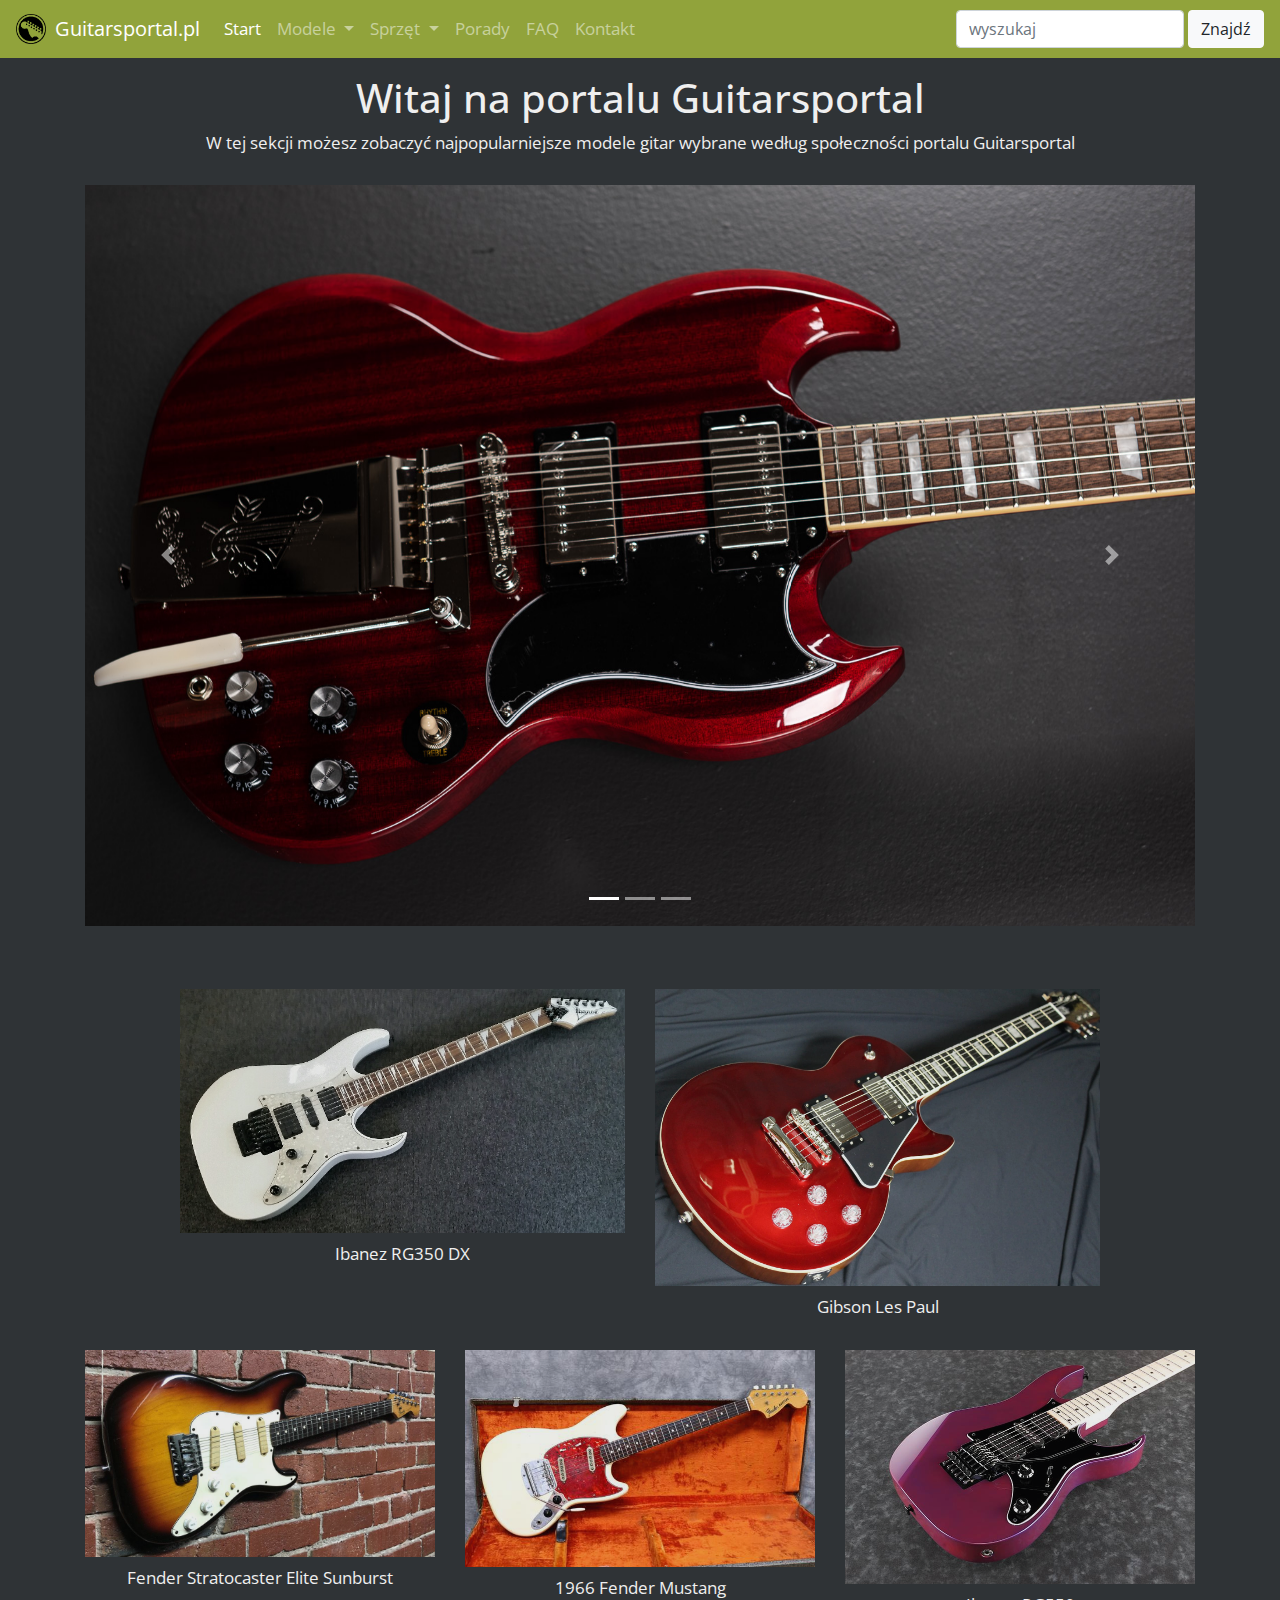
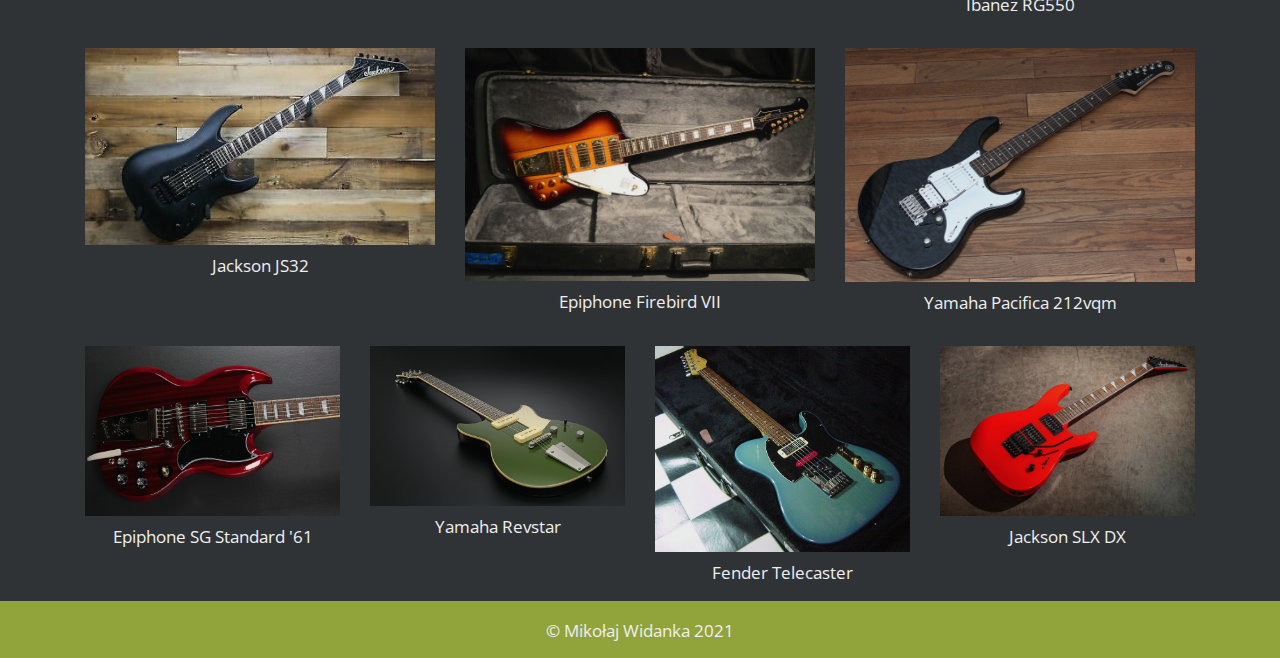
<file: index.html>
<!DOCTYPE html>
<html lang="pl">
<head>

	<meta charset="utf-8">
	<meta name="viewport" content="width=device-width, initial-scale=1, shrink-to-fit=no">

	<title>Portal gitarowy</title>
	<meta name="description" content="Blog o skokach narciarskich">
	<meta name="keywords" content="skoki narciarskie, skoczkowie, wyniki">
	<meta name="author" content="Jan Kowalski">
	<meta http-equiv="X-Ua-Compatible" content="IE=edge">

	<link rel="stylesheet" href="css/bootstrap.min.css">
	<link rel="stylesheet" href="https://pro.fontawesome.com/releases/v5.10.0/css/all.css" integrity="sha384-AYmEC3Yw5cVb3ZcuHtOA93w35dYTsvhLPVnYs9eStHfGJvOvKxVfELGroGkvsg+p" crossorigin="anonymous"/>
	<link href="https://fonts.googleapis.com/css?family=Open+Sans:400,700&amp;subset=latin-ext" rel="stylesheet">
	<link rel="stylesheet" href="main.css">

	<script src="https://code.jquery.com/jquery-3.3.1.slim.min.js" integrity="sha384-q8i/X+965DzO0rT7abK41JStQIAqVgRVzpbzo5smXKp4YfRvH+8abtTE1Pi6jizo" crossorigin="anonymous" defer></script>

	<script src="https://cdnjs.cloudflare.com/ajax/libs/popper.js/1.14.3/umd/popper.min.js" integrity="sha384-ZMP7rVo3mIykV+2+9J3UJ46jBk0WLaUAdn689aCwoqbBJiSnjAK/l8WvCWPIPm49" crossorigin="anonymous" defer></script>

	<script src="js/bootstrap.min.js" defer></script>

</head>

<body>
	<header>

		<nav class="navbar navbar-dark bg-guitars navbar-expand-lg">
			<a class="navbar-brand" href="#"><img src="img/guitar.png" width="30px" height="30px" alt=""
			class="d-inline-block mr-1 align-bottom"> Guitarsportal.pl</a>

			<button class="navbar-toggler" type="button" data-toggle="collapse"
			data-target="#mainmenu" aria-controls="mainmenu" aria-expanded="false"
			aria-label="Przełącznik nawigacji">
				<span class="navbar-toggler-icon"></span>
			</button>

			<div class="collapse navbar-collapse" id="mainmenu">
				<ul class="navbar-nav mr-auto">
					<li class="nav-item active">
						<a class="nav-link" href="#"> Start </a>
					</li>
					<li class="nav-item dropdown">
						<a class="nav-link dropdown-toggle" href="#" data-toggle="dropdown"
						role="button" aria-expanded="false" id="submenu1" aria-haspopup="true"> Modele </a>

						<div class="dropdown-menu" aria-labelledby="submenu1">
							<a class="dropdown-item" href="acoustic-guitar-1.html"> Akustyczne </a>
							<a class="dropdown-item" href="#"> Basowe </a>
							<a class="dropdown-item" href="#"> Elektryczne </a>
						</div>

					</li>
					<li class="nav-item dropdown">
						<a class="nav-link dropdown-toggle" href="#" data-toggle="dropdown"
						role="button" aria-expanded="false" id="submenu2" aria-haspopup="true"> Sprzęt </a>

						<div class="dropdown-menu" aria-labelledby="submenu2">
							<a class="dropdown-item" href="sprzet-wzmacniacze.html"> Wzmacniacze </a>
							<a class="dropdown-item" href="#"> Efekty </a>
							<a class="dropdown-item" href="#"> Kostki </a>
							<a class="dropdown-item" href="#"> Kable </a>
							<a class="dropdown-item" href="#"> Struny </a>
							<a class="dropdown-item" href="#"> Pozostałe akcesoria </a>
						</div>

					</li>
					<li class="nav-item">
						<a class="nav-link" href="porady.html"> Porady </a>
					</li>
					<li class="nav-item">
						<a class="nav-link" href="faq.html"> FAQ </a>
					</li>
					<li class="nav-item">
						<a class="nav-link" href="form.html"> Kontakt </a>
					</li>
				</ul>

				<form class="form-inline" action="">

					<input class="form-control mr-1" name="search" type="search" placeholder="wyszukaj"
					aria-label="wyszukaj">
					<button class="btn btn-light" type="submit">Znajdź</button>
				</form>

			</div>

		</nav>

	</header>
	<main>

		<section class="guitars">

			<div class="container">

				<header>

					<h1 class="mt-3">Witaj na portalu Guitarsportal</h1>
					<p>W tej sekcji możesz zobaczyć najpopularniejsze modele gitar wybrane według społeczności portalu Guitarsportal</p>

				</header>
<!--				slider here-->
				<div id="carouselExampleIndicators" class="carousel slide mb-5	" data-ride="carousel">
					<ol class="carousel-indicators">
						<li data-target="#carouselExampleIndicators" data-slide-to="0" class="active"></li>
						<li data-target="#carouselExampleIndicators" data-slide-to="1"></li>
						<li data-target="#carouselExampleIndicators" data-slide-to="2"></li>
					</ol>
					<div class="carousel-inner">
						<div class="carousel-item active">
							<img src="img/epiphonesg.jpg" class="d-block w-100" alt="...">
						</div>
						<div class="carousel-item">
							<img src="img/lespaul.jpg" class="d-block w-100" alt="...">
						</div>
						<div class="carousel-item">
							<img src="img/firebird.jpg" class="d-block w-100" alt="...">
						</div>
					</div>
					<a class="carousel-control-prev" href="#carouselExampleIndicators" role="button" data-slide="prev">
						<span class="carousel-control-prev-icon" aria-hidden="true"></span>
						<span class="sr-only">Previous</span>
					</a>
					<a class="carousel-control-next" href="#carouselExampleIndicators" role="button" data-slide="next">
						<span class="carousel-control-next-icon" aria-hidden="true"></span>
						<span class="sr-only">Next</span>
					</a>
				</div>
				<div class="row">

					<div class="col-sm-6 col-md-5 offset-md-1">

						<figure>
							<a href="#"><img src="img/ibanez-rg350.jpg" class="img-tile" alt="Ibanez RG350 DX"></a>
							<figcaption>Ibanez RG350 DX</figcaption>
						</figure>

					</div>

					<div class="col-sm-6 col-md-5">

						<figure>
							<a href="#"><img src="img/lespaul.jpg" class="img-tile" alt="Gibson Les Paul"></a>
							<figcaption>Gibson Les Paul</figcaption>
						</figure>

					</div>

					<div class="col-sm-6 col-md-4">

						<figure>
							<a href="#"><img src="img/stratocaster.jpg" class="img-tile" alt="Fender Strat"></a>
							<figcaption>Fender Stratocaster Elite Sunburst</figcaption>
						</figure>

					</div>

					<div class="col-sm-6 col-md-4">

						<figure>
							<a href="#"><img src="img/fendermustang.jpg" class="img-tile" alt="fender mustang"></a>
							<figcaption>1966 Fender Mustang</figcaption>
						</figure>

					</div>

					<div class="col-sm-6 col-md-4">

						<figure>
							<a href="#"><img src="img/rg550.jpg" class="img-tile" alt="Ibanez RG550"></a>
							<figcaption>Ibanez RG550</figcaption>
						</figure>

					</div>

					<div class="col-sm-6 col-md-4">

						<figure>
							<a href="#"><img src="img/js32.jpg" class="img-tile" alt="Jackson JS32"></a>
							<figcaption>Jackson JS32</figcaption>
						</figure>

					</div>

					<div class="col-sm-6 col-md-4">

						<figure>
							<a href="#"><img src="img/firebird.jpg" class="img-tile" alt="Epiphone Firebird"></a>
							<figcaption>Epiphone Firebird VII</figcaption>
						</figure>

					</div>

					<div class="col-sm-6 col-md-4">

						<figure>
							<a href="#"><img src="img/pacifica.jpg" class="img-tile" alt="Yamaha Pacifica"></a>
							<figcaption>Yamaha Pacifica 212vqm</figcaption>
						</figure>

					</div>

					<div class="col-sm-6 col-md-3">

						<figure>
							<a href="#"><img src="img/epiphonesg.jpg" class="img-tile" alt="Epiphone SG"></a>
							<figcaption>Epiphone SG Standard '61</figcaption>
						</figure>

					</div>

					<div class="col-sm-6 col-md-3">

						<figure>
							<a href="#"><img src="img/revstar.jpg" class="img-tile" alt="Yamaha Revstar"></a>
							<figcaption>Yamaha Revstar</figcaption>
						</figure>

					</div>

					<div class="col-sm-6 col-md-3">

						<figure>
							<a href="#"><img src="img/telecaster.jpg" class="img-tile" alt="Fender Telecaster"></a>
							<figcaption>Fender Telecaster</figcaption>
						</figure>

					</div>

					<div class="col-sm-6 col-md-3">

						<figure>
							<a href="#"><img src="img/jacksonx.jpg" class="img-tile" alt="Jackson X Series"></a>
							<figcaption>Jackson SLX DX</figcaption>
						</figure>

					</div>

				</div>

			</div>

		</section>




		<script>
			console.log(window.location);
		</script>
	</main>
	<footer class="text-center footer">
		<a href="#" id="back-to-top"> <i class="fas fa-arrow-circle-up fa-3x"></i> </a>
		<p>&copy Mikołaj Widanka 2021</p>
	</footer>
</body>
</html>
</file>
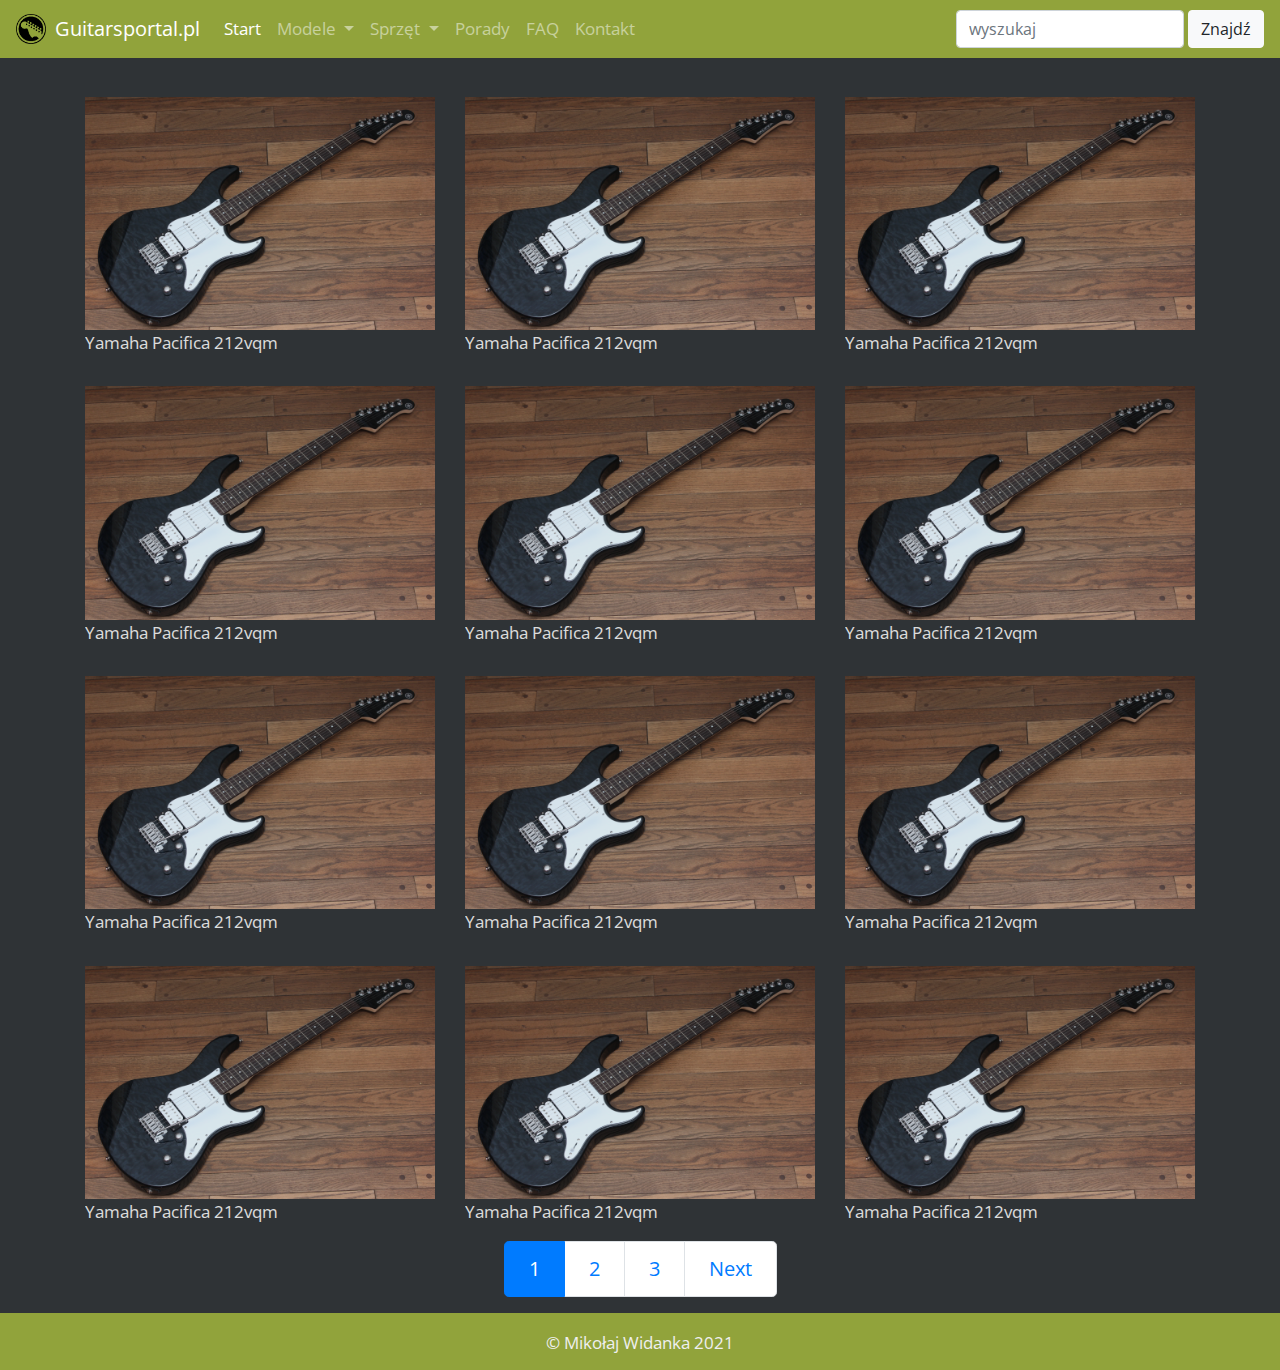
<file: acoustic-guitar-1.html>
<!DOCTYPE html>
<html lang="pl">
<head>

    <meta charset="utf-8">
    <meta name="viewport" content="width=device-width, initial-scale=1, shrink-to-fit=no">

    <title>Portal gitarowy</title>
    <meta name="description" content="Blog o skokach narciarskich">
    <meta name="keywords" content="skoki narciarskie, skoczkowie, wyniki">
    <meta name="author" content="Jan Kowalski">
    <meta http-equiv="X-Ua-Compatible" content="IE=edge">

    <link rel="stylesheet" href="css/bootstrap.min.css">
    <link rel="stylesheet" href="https://pro.fontawesome.com/releases/v5.10.0/css/all.css" integrity="sha384-AYmEC3Yw5cVb3ZcuHtOA93w35dYTsvhLPVnYs9eStHfGJvOvKxVfELGroGkvsg+p" crossorigin="anonymous"/>
    <link href="https://fonts.googleapis.com/css?family=Open+Sans:400,700&amp;subset=latin-ext" rel="stylesheet">
    <link rel="stylesheet" href="main.css">

    <script src="https://code.jquery.com/jquery-3.3.1.slim.min.js" integrity="sha384-q8i/X+965DzO0rT7abK41JStQIAqVgRVzpbzo5smXKp4YfRvH+8abtTE1Pi6jizo" crossorigin="anonymous" defer></script>

    <script src="https://cdnjs.cloudflare.com/ajax/libs/popper.js/1.14.3/umd/popper.min.js" integrity="sha384-ZMP7rVo3mIykV+2+9J3UJ46jBk0WLaUAdn689aCwoqbBJiSnjAK/l8WvCWPIPm49" crossorigin="anonymous" defer></script>

    <script src="js/bootstrap.min.js" defer></script>

</head>

<body>
<header>

    <nav class="navbar navbar-dark bg-guitars navbar-expand-lg">
        <a class="navbar-brand" href="#"><img src="img/guitar.png" width="30px" height="30px" alt=""
                                              class="d-inline-block mr-1 align-bottom"> Guitarsportal.pl</a>

        <button class="navbar-toggler" type="button" data-toggle="collapse"
                data-target="#mainmenu" aria-controls="mainmenu" aria-expanded="false"
                aria-label="Przełącznik nawigacji">
            <span class="navbar-toggler-icon"></span>
        </button>

        <div class="collapse navbar-collapse" id="mainmenu">
            <ul class="navbar-nav mr-auto">
                <li class="nav-item active">
                    <a class="nav-link" href="index.html"> Start </a>
                </li>
                <li class="nav-item dropdown">
                    <a class="nav-link dropdown-toggle" href="#" data-toggle="dropdown"
                       role="button" aria-expanded="false" id="submenu1" aria-haspopup="true"> Modele </a>

                    <div class="dropdown-menu" aria-labelledby="submenu1">
                        <a class="dropdown-item" href="acoustic-guitar-1.html"> Akustyczne </a>
                        <a class="dropdown-item" href="#"> Bassowe </a>
                        <a class="dropdown-item" href="#"> Elektryczne </a>
                    </div>

                </li>
                <li class="nav-item dropdown">
                    <a class="nav-link dropdown-toggle" href="#" data-toggle="dropdown"
                       role="button" aria-expanded="false" id="submenu2" aria-haspopup="true"> Sprzęt </a>

                    <div class="dropdown-menu" aria-labelledby="submenu2">
                        <a class="dropdown-item" href="#"> Wzmacniacze </a>
                        <a class="dropdown-item" href="#"> Efekty </a>
                        <a class="dropdown-item" href="#"> Kostki </a>
                        <a class="dropdown-item" href="#"> Kable </a>
                        <a class="dropdown-item" href="#"> Struny </a>
                        <a class="dropdown-item" href="#"> Pozostałe akcesoria </a>
                    </div>

                </li>
                <li class="nav-item">
                    <a class="nav-link" href="porady.html"> Porady </a>
                </li>
                <li class="nav-item">
                    <a class="nav-link" href="faq.html"> FAQ </a>
                </li>
                <li class="nav-item">
                    <a class="nav-link" href="form.html"> Kontakt </a>
                </li>
            </ul>

            <form class="form-inline" action="">

                <input class="form-control mr-1" name="search" type="search" placeholder="wyszukaj"
                       aria-label="wyszukaj">
                <button class="btn btn-light" type="submit">Znajdź</button>
            </form>

        </div>

    </nav>

</header>

<main>
    <section class="container">
        <div class="row mt-4">
            <div class="col-sm-6 col-md-4 img-tile">
                <figure>
                    <a href="#"><img src="img/pacifica.jpg" class="img-fluid" alt="Yamaha Pacifica"></a>
                    <figcaption>Yamaha Pacifica 212vqm</figcaption>
                </figure>
            </div>
            <div class="col-sm-6 col-md-4 img-tile">
                <figure>
                    <a href="#"><img src="img/pacifica.jpg" class="img-fluid" alt="Yamaha Pacifica"></a>
                    <figcaption>Yamaha Pacifica 212vqm</figcaption>
                </figure>
            </div>
            <div class="col-sm-6 col-md-4 img-tile">
                <figure>
                    <a href="#"><img src="img/pacifica.jpg" class="img-fluid" alt="Yamaha Pacifica"></a>
                    <figcaption>Yamaha Pacifica 212vqm</figcaption>
                </figure>
            </div>
            <div class="col-sm-6 col-md-4 img-tile">
                <figure>
                    <a href="#"><img src="img/pacifica.jpg" class="img-fluid" alt="Yamaha Pacifica"></a>
                    <figcaption>Yamaha Pacifica 212vqm</figcaption>
                </figure>
            </div>
            <div class="col-sm-6 col-md-4 img-tile">
                <figure>
                    <a href="#"><img src="img/pacifica.jpg" class="img-fluid" alt="Yamaha Pacifica"></a>
                    <figcaption>Yamaha Pacifica 212vqm</figcaption>
                </figure>
            </div>
            <div class="col-sm-6 col-md-4 img-tile">
                <figure>
                    <a href="#"><img src="img/pacifica.jpg" class="img-fluid" alt="Yamaha Pacifica"></a>
                    <figcaption>Yamaha Pacifica 212vqm</figcaption>
                </figure>
            </div>
            <div class="col-sm-6 col-md-4 img-tile">
                <figure>
                    <a href="#"><img src="img/pacifica.jpg" class="img-fluid" alt="Yamaha Pacifica"></a>
                    <figcaption>Yamaha Pacifica 212vqm</figcaption>
                </figure>
            </div>
            <div class="col-sm-6 col-md-4 img-tile">
                <figure>
                    <a href="#"><img src="img/pacifica.jpg" class="img-fluid" alt="Yamaha Pacifica"></a>
                    <figcaption>Yamaha Pacifica 212vqm</figcaption>
                </figure>
            </div>
            <div class="col-sm-6 col-md-4 img-tile">
                <figure>
                    <a href="#"><img src="img/pacifica.jpg" class="img-fluid" alt="Yamaha Pacifica"></a>
                    <figcaption>Yamaha Pacifica 212vqm</figcaption>
                </figure>
            </div>
            <div class="col-sm-6 col-md-4 img-tile">
                <figure>
                    <a href="#"><img src="img/pacifica.jpg" class="img-fluid" alt="Yamaha Pacifica"></a>
                    <figcaption>Yamaha Pacifica 212vqm</figcaption>
                </figure>
            </div>
            <div class="col-sm-6 col-md-4 img-tile">
                <figure>
                    <a href="#"><img src="img/pacifica.jpg" class="img-fluid" alt="Yamaha Pacifica"></a>
                    <figcaption>Yamaha Pacifica 212vqm</figcaption>
                </figure>
            </div>
            <div class="col-sm-6 col-md-4 img-tile">
                <figure>
                    <a href="#"><img src="img/pacifica.jpg" class="img-fluid" alt="Yamaha Pacifica"></a>
                    <figcaption>Yamaha Pacifica 212vqm</figcaption>
                </figure>
            </div>
        </div>
        <nav aria-label="Paginagtion">
            <ul class="pagination pagination-lg justify-content-center">
                <li class="page-item active"><a class="page-link" href="acoustic-guitar-1.html">1</a></li>
                <li class="page-item"><a class="page-link" href="acoustic-guitar-2.html">2</a></li>
                <li class="page-item"><a class="page-link" href="acoustic-guitar-3.html">3</a></li>
                <li class="page-item"><a class="page-link" href="acoustic-guitar-2.html">Next</a></li>
            </ul>
        </nav>
    </section>



    <a href="#" id="back-to-top"> <i class="fas fa-arrow-circle-up fa-3x"></i> </a>

    <script>
        console.log(window.location);
    </script>
</main>
<footer class="text-center footer">
    <a href="#" id="back-to-top"> <i class="fas fa-arrow-circle-up fa-3x"></i> </a>
    <p>&copy Mikołaj Widanka 2021</p>
</footer>
</body>
</html>
</file>
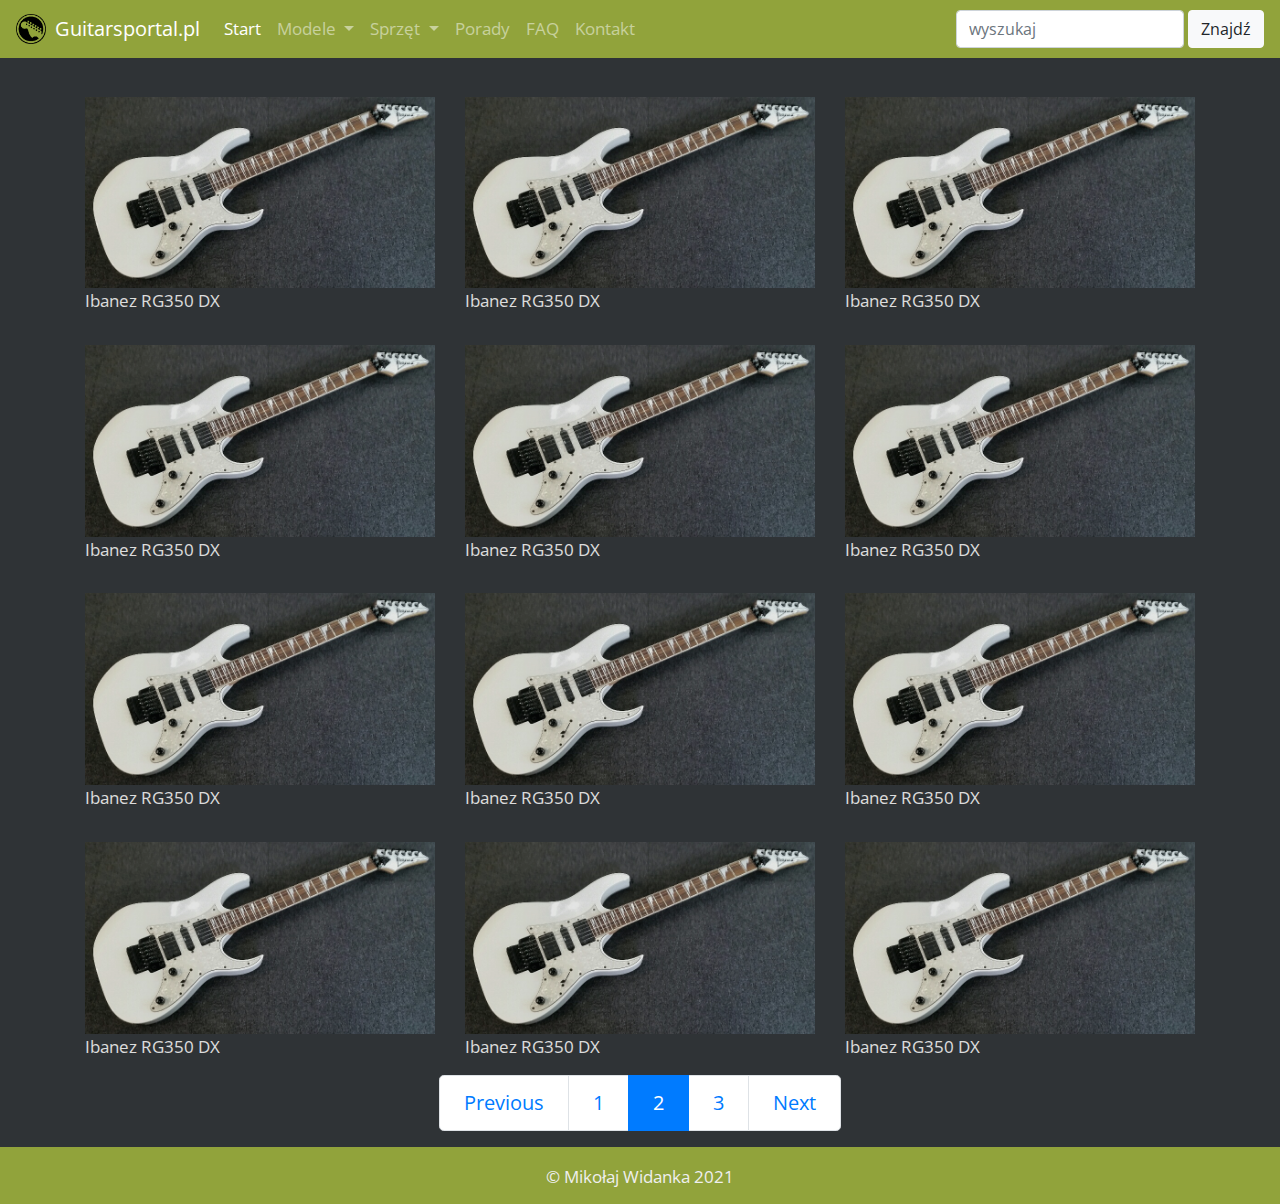
<file: acoustic-guitar-2.html>
<!DOCTYPE html>
<html lang="pl">
<head>

    <meta charset="utf-8">
    <meta name="viewport" content="width=device-width, initial-scale=1, shrink-to-fit=no">

    <title>Portal gitarowy</title>
    <meta name="description" content="Blog o skokach narciarskich">
    <meta name="keywords" content="skoki narciarskie, skoczkowie, wyniki">
    <meta name="author" content="Jan Kowalski">
    <meta http-equiv="X-Ua-Compatible" content="IE=edge">

    <link rel="stylesheet" href="css/bootstrap.min.css">
    <link rel="stylesheet" href="https://pro.fontawesome.com/releases/v5.10.0/css/all.css" integrity="sha384-AYmEC3Yw5cVb3ZcuHtOA93w35dYTsvhLPVnYs9eStHfGJvOvKxVfELGroGkvsg+p" crossorigin="anonymous"/>
    <link href="https://fonts.googleapis.com/css?family=Open+Sans:400,700&amp;subset=latin-ext" rel="stylesheet">
    <link rel="stylesheet" href="main.css">

    <script src="https://code.jquery.com/jquery-3.3.1.slim.min.js" integrity="sha384-q8i/X+965DzO0rT7abK41JStQIAqVgRVzpbzo5smXKp4YfRvH+8abtTE1Pi6jizo" crossorigin="anonymous" defer></script>

    <script src="https://cdnjs.cloudflare.com/ajax/libs/popper.js/1.14.3/umd/popper.min.js" integrity="sha384-ZMP7rVo3mIykV+2+9J3UJ46jBk0WLaUAdn689aCwoqbBJiSnjAK/l8WvCWPIPm49" crossorigin="anonymous" defer></script>

    <script src="js/bootstrap.min.js" defer></script>

</head>

<body>
<header>

    <nav class="navbar navbar-dark bg-guitars navbar-expand-lg">
        <a class="navbar-brand" href="#"><img src="img/guitar.png" width="30px" height="30px" alt=""
                                              class="d-inline-block mr-1 align-bottom"> Guitarsportal.pl</a>

        <button class="navbar-toggler" type="button" data-toggle="collapse"
                data-target="#mainmenu" aria-controls="mainmenu" aria-expanded="false"
                aria-label="Przełącznik nawigacji">
            <span class="navbar-toggler-icon"></span>
        </button>

        <div class="collapse navbar-collapse" id="mainmenu">
            <ul class="navbar-nav mr-auto">
                <li class="nav-item active">
                    <a class="nav-link" href="index.html"> Start </a>
                </li>
                <li class="nav-item dropdown">
                    <a class="nav-link dropdown-toggle" href="#" data-toggle="dropdown"
                       role="button" aria-expanded="false" id="submenu1" aria-haspopup="true"> Modele </a>

                    <div class="dropdown-menu" aria-labelledby="submenu1">
                        <a class="dropdown-item" href="acoustic-guitar-1.html"> Akustyczne </a>
                        <a class="dropdown-item" href="#"> Bassowe </a>
                        <a class="dropdown-item" href="#"> Elektryczne </a>
                    </div>

                </li>
                <li class="nav-item dropdown">
                    <a class="nav-link dropdown-toggle" href="#" data-toggle="dropdown"
                       role="button" aria-expanded="false" id="submenu2" aria-haspopup="true"> Sprzęt </a>

                    <div class="dropdown-menu" aria-labelledby="submenu2">
                        <a class="dropdown-item" href="#"> Wzmacniacze </a>
                        <a class="dropdown-item" href="#"> Efekty </a>
                        <a class="dropdown-item" href="#"> Kostki </a>
                        <a class="dropdown-item" href="#"> Kable </a>
                        <a class="dropdown-item" href="#"> Struny </a>
                        <a class="dropdown-item" href="#"> Pozostałe akcesoria </a>
                    </div>

                </li>
                <li class="nav-item">
                    <a class="nav-link" href="porady.html"> Porady </a>
                </li>
                <li class="nav-item">
                    <a class="nav-link" href="faq.html"> FAQ </a>
                </li>
                <li class="nav-item">
                    <a class="nav-link" href="form.html"> Kontakt </a>
                </li>
            </ul>

            <form class="form-inline" action="">

                <input class="form-control mr-1" name="search" type="search" placeholder="wyszukaj"
                       aria-label="wyszukaj">
                <button class="btn btn-light" type="submit">Znajdź</button>
            </form>

        </div>

    </nav>

</header>

<main>
    <section class="container">
        <div class="row mt-4">
            <div class="col-sm-6 col-md-4 img-tile">
                <figure>
                    <a href="#"><img src="img/ibanez-rg350.jpg" class="img-fluid" alt="Yamaha Pacifica"></a>
                    <figcaption>Ibanez RG350 DX</figcaption>
                </figure>
            </div>
            <div class="col-sm-6 col-md-4 img-tile">
                <figure>
                    <a href="#"><img src="img/ibanez-rg350.jpg" class="img-fluid" alt="Yamaha Pacifica"></a>
                    <figcaption>Ibanez RG350 DX</figcaption>
                </figure>
            </div>
            <div class="col-sm-6 col-md-4 img-tile">
                <figure>
                    <a href="#"><img src="img/ibanez-rg350.jpg" class="img-fluid" alt="Yamaha Pacifica"></a>
                    <figcaption>Ibanez RG350 DX</figcaption>
                </figure>
            </div>
            <div class="col-sm-6 col-md-4 img-tile">
                <figure>
                    <a href="#"><img src="img/ibanez-rg350.jpg" class="img-fluid" alt="Yamaha Pacifica"></a>
                    <figcaption>Ibanez RG350 DX</figcaption>
                </figure>
            </div>
            <div class="col-sm-6 col-md-4 img-tile">
                <figure>
                    <a href="#"><img src="img/ibanez-rg350.jpg" class="img-fluid" alt="Yamaha Pacifica"></a>
                    <figcaption>Ibanez RG350 DX</figcaption>
                </figure>
            </div>
            <div class="col-sm-6 col-md-4 img-tile">
                <figure>
                    <a href="#"><img src="img/ibanez-rg350.jpg" class="img-fluid" alt="Yamaha Pacifica"></a>
                    <figcaption>Ibanez RG350 DX</figcaption>
                </figure>
            </div>
            <div class="col-sm-6 col-md-4 img-tile">
                <figure>
                    <a href="#"><img src="img/ibanez-rg350.jpg" class="img-fluid" alt="Yamaha Pacifica"></a>
                    <figcaption>Ibanez RG350 DX</figcaption>
                </figure>
            </div>
            <div class="col-sm-6 col-md-4 img-tile">
                <figure>
                    <a href="#"><img src="img/ibanez-rg350.jpg" class="img-fluid" alt="Yamaha Pacifica"></a>
                    <figcaption>Ibanez RG350 DX</figcaption>
                </figure>
            </div>
            <div class="col-sm-6 col-md-4 img-tile">
                <figure>
                    <a href="#"><img src="img/ibanez-rg350.jpg" class="img-fluid" alt="Yamaha Pacifica"></a>
                    <figcaption>Ibanez RG350 DX</figcaption>
                </figure>
            </div>
            <div class="col-sm-6 col-md-4 img-tile">
                <figure>
                    <a href="#"><img src="img/ibanez-rg350.jpg" class="img-fluid" alt="Yamaha Pacifica"></a>
                    <figcaption>Ibanez RG350 DX</figcaption>
                </figure>
            </div>
            <div class="col-sm-6 col-md-4 img-tile">
                <figure>
                    <a href="#"><img src="img/ibanez-rg350.jpg" class="img-fluid" alt="Yamaha Pacifica"></a>
                    <figcaption>Ibanez RG350 DX</figcaption>
                </figure>
            </div>
            <div class="col-sm-6 col-md-4 img-tile">
                <figure>
                    <a href="#"><img src="img/ibanez-rg350.jpg" class="img-fluid" alt="Yamaha Pacifica"></a>
                    <figcaption>Ibanez RG350 DX</figcaption>
                </figure>
            </div>
        </div>
        <nav aria-label="Paginagtion">
            <ul class="pagination pagination-lg justify-content-center">
                    <li class="page-item"><a class="page-link" href="acoustic-guitar-1.html">Previous</a></li>
                    <li class="page-item"><a class="page-link" href="acoustic-guitar-1.html">1</a></li>
                    <li class="page-item active"><a class="page-link" href="acoustic-guitar-2.html">2</a></li>
                    <li class="page-item"><a class="page-link" href="acoustic-guitar-3.html">3</a></li>
                    <li class="page-item"><a class="page-link" href="acoustic-guitar-3.html">Next</a></li>
            </ul>
        </nav>
    </section>
    <script>
        console.log(window.location);
    </script>
    </main>
</body>
<footer class="text-center footer">
    <a href="#" id="back-to-top"> <i class="fas fa-arrow-circle-up fa-3x"></i> </a>
    <p>&copy Mikołaj Widanka 2021</p>
</footer>
</html>
</file>
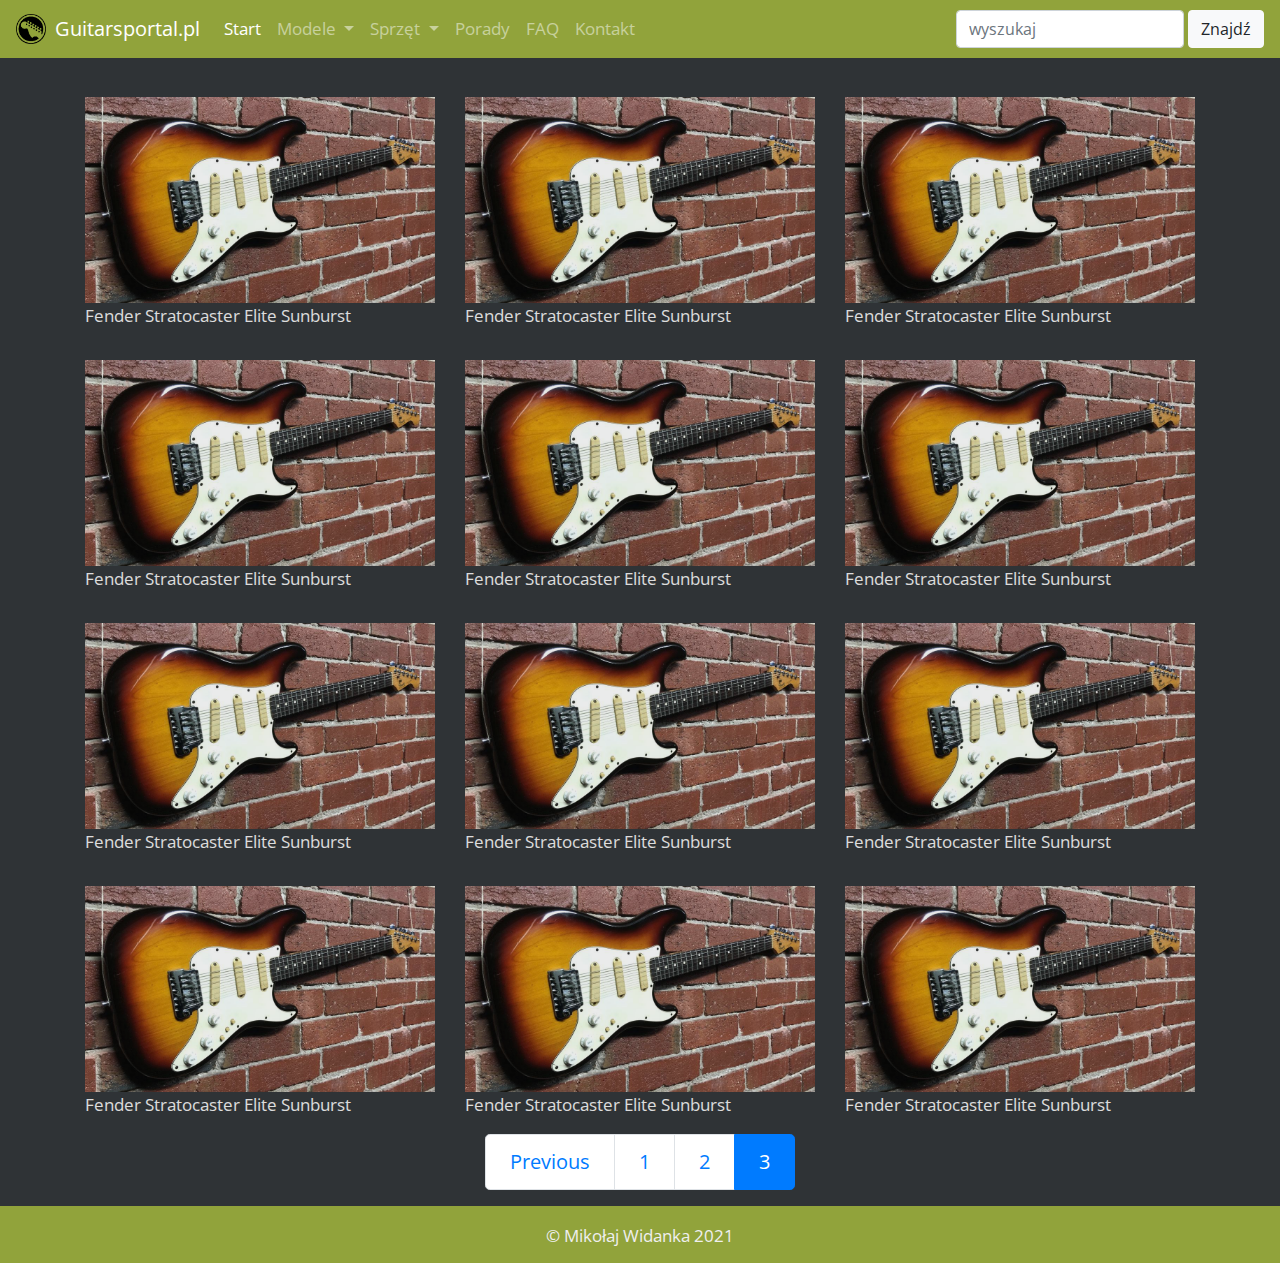
<file: acoustic-guitar-3.html>
<!DOCTYPE html>
<html lang="pl">
<head>

    <meta charset="utf-8">
    <meta name="viewport" content="width=device-width, initial-scale=1, shrink-to-fit=no">

    <title>Portal gitarowy</title>
    <meta name="description" content="Blog o skokach narciarskich">
    <meta name="keywords" content="skoki narciarskie, skoczkowie, wyniki">
    <meta name="author" content="Jan Kowalski">
    <meta http-equiv="X-Ua-Compatible" content="IE=edge">

    <link rel="stylesheet" href="css/bootstrap.min.css">
    <link rel="stylesheet" href="https://pro.fontawesome.com/releases/v5.10.0/css/all.css" integrity="sha384-AYmEC3Yw5cVb3ZcuHtOA93w35dYTsvhLPVnYs9eStHfGJvOvKxVfELGroGkvsg+p" crossorigin="anonymous"/>
    <link href="https://fonts.googleapis.com/css?family=Open+Sans:400,700&amp;subset=latin-ext" rel="stylesheet">
    <link rel="stylesheet" href="main.css">

    <script src="https://code.jquery.com/jquery-3.3.1.slim.min.js" integrity="sha384-q8i/X+965DzO0rT7abK41JStQIAqVgRVzpbzo5smXKp4YfRvH+8abtTE1Pi6jizo" crossorigin="anonymous" defer></script>

    <script src="https://cdnjs.cloudflare.com/ajax/libs/popper.js/1.14.3/umd/popper.min.js" integrity="sha384-ZMP7rVo3mIykV+2+9J3UJ46jBk0WLaUAdn689aCwoqbBJiSnjAK/l8WvCWPIPm49" crossorigin="anonymous" defer></script>

    <script src="js/bootstrap.min.js" defer></script>

</head>

<body>
<header>

    <nav class="navbar navbar-dark bg-guitars navbar-expand-lg">
        <a class="navbar-brand" href="#"><img src="img/guitar.png" width="30px" height="30px" alt=""
                                              class="d-inline-block mr-1 align-bottom"> Guitarsportal.pl</a>

        <button class="navbar-toggler" type="button" data-toggle="collapse"
                data-target="#mainmenu" aria-controls="mainmenu" aria-expanded="false"
                aria-label="Przełącznik nawigacji">
            <span class="navbar-toggler-icon"></span>
        </button>

        <div class="collapse navbar-collapse" id="mainmenu">
            <ul class="navbar-nav mr-auto">
                <li class="nav-item active">
                    <a class="nav-link" href="index.html"> Start </a>
                </li>
                <li class="nav-item dropdown">
                    <a class="nav-link dropdown-toggle" href="#" data-toggle="dropdown"
                       role="button" aria-expanded="false" id="submenu1" aria-haspopup="true"> Modele </a>

                    <div class="dropdown-menu" aria-labelledby="submenu1">
                        <a class="dropdown-item" href="acoustic-guitar-1.html"> Akustyczne </a>
                        <a class="dropdown-item" href="#"> Bassowe </a>
                        <a class="dropdown-item" href="#"> Elektryczne </a>
                    </div>

                </li>
                <li class="nav-item dropdown">
                    <a class="nav-link dropdown-toggle" href="#" data-toggle="dropdown"
                       role="button" aria-expanded="false" id="submenu2" aria-haspopup="true"> Sprzęt </a>

                    <div class="dropdown-menu" aria-labelledby="submenu2">
                        <a class="dropdown-item" href="#"> Wzmacniacze </a>
                        <a class="dropdown-item" href="#"> Efekty </a>
                        <a class="dropdown-item" href="#"> Kostki </a>
                        <a class="dropdown-item" href="#"> Kable </a>
                        <a class="dropdown-item" href="#"> Struny </a>
                        <a class="dropdown-item" href="#"> Pozostałe akcesoria </a>
                    </div>

                </li>
                <li class="nav-item">
                    <a class="nav-link" href="porady.html"> Porady </a>
                </li>
                <li class="nav-item">
                    <a class="nav-link" href="faq.html"> FAQ </a>
                </li>
                <li class="nav-item">
                    <a class="nav-link" href="form.html"> Kontakt </a>
                </li>
            </ul>

            <form class="form-inline" action="">

                <input class="form-control mr-1" name="search" type="search" placeholder="wyszukaj"
                       aria-label="wyszukaj">
                <button class="btn btn-light" type="submit">Znajdź</button>
            </form>

        </div>

    </nav>

</header>

<main>
    <section class="container">
        <div class="row mt-4">
            <div class="col-sm-6 col-md-4 img-tile">
                <figure>
                    <a href="#"><img src="img/stratocaster.jpg" class="img-fluid" alt="Yamaha Pacifica"></a>
                    <figcaption>Fender Stratocaster Elite Sunburst</figcaption>
                </figure>
            </div>
            <div class="col-sm-6 col-md-4 img-tile">
                <figure>
                    <a href="#"><img src="img/stratocaster.jpg" class="img-fluid" alt="Yamaha Pacifica"></a>
                    <figcaption>Fender Stratocaster Elite Sunburst</figcaption>
                </figure>
            </div>
            <div class="col-sm-6 col-md-4 img-tile">
                <figure>
                    <a href="#"><img src="img/stratocaster.jpg" class="img-fluid" alt="Yamaha Pacifica"></a>
                    <figcaption>Fender Stratocaster Elite Sunburst</figcaption>
                </figure>
            </div>
            <div class="col-sm-6 col-md-4 img-tile">
                <figure>
                    <a href="#"><img src="img/stratocaster.jpg" class="img-fluid" alt="Yamaha Pacifica"></a>
                    <figcaption>Fender Stratocaster Elite Sunburst</figcaption>
                </figure>
            </div>
            <div class="col-sm-6 col-md-4 img-tile">
                <figure>
                    <a href="#"><img src="img/stratocaster.jpg" class="img-fluid" alt="Yamaha Pacifica"></a>
                    <figcaption>Fender Stratocaster Elite Sunburst</figcaption>
                </figure>
            </div>
            <div class="col-sm-6 col-md-4 img-tile">
                <figure>
                    <a href="#"><img src="img/stratocaster.jpg" class="img-fluid" alt="Yamaha Pacifica"></a>
                    <figcaption>Fender Stratocaster Elite Sunburst</figcaption>
                </figure>
            </div>
            <div class="col-sm-6 col-md-4 img-tile">
                <figure>
                    <a href="#"><img src="img/stratocaster.jpg" class="img-fluid" alt="Yamaha Pacifica"></a>
                    <figcaption>Fender Stratocaster Elite Sunburst</figcaption>
                </figure>
            </div>
            <div class="col-sm-6 col-md-4 img-tile">
                <figure>
                    <a href="#"><img src="img/stratocaster.jpg" class="img-fluid" alt="Yamaha Pacifica"></a>
                    <figcaption>Fender Stratocaster Elite Sunburst</figcaption>
                </figure>
            </div>
            <div class="col-sm-6 col-md-4 img-tile">
                <figure>
                    <a href="#"><img src="img/stratocaster.jpg" class="img-fluid" alt="Yamaha Pacifica"></a>
                    <figcaption>Fender Stratocaster Elite Sunburst</figcaption>
                </figure>
            </div>
            <div class="col-sm-6 col-md-4 img-tile">
                <figure>
                    <a href="#"><img src="img/stratocaster.jpg" class="img-fluid" alt="Yamaha Pacifica"></a>
                    <figcaption>Fender Stratocaster Elite Sunburst</figcaption>
                </figure>
            </div>
            <div class="col-sm-6 col-md-4 img-tile">
                <figure>
                    <a href="#"><img src="img/stratocaster.jpg" class="img-fluid" alt="Yamaha Pacifica"></a>
                    <figcaption>Fender Stratocaster Elite Sunburst</figcaption>
                </figure>
            </div>
            <div class="col-sm-6 col-md-4 img-tile">
                <figure>
                    <a href="#"><img src="img/stratocaster.jpg" class="img-fluid" alt="Yamaha Pacifica"></a>
                    <figcaption>Fender Stratocaster Elite Sunburst</figcaption>
                </figure>
            </div>
        </div>
        <nav aria-label="Paginagtion">
            <ul class="pagination pagination-lg justify-content-center">
                <li class="page-item"><a class="page-link" href="acoustic-guitar-2.html">Previous</a></li>
                <li class="page-item"><a class="page-link" href="acoustic-guitar-1.html">1</a></li>
                <li class="page-item"><a class="page-link" href="acoustic-guitar-2.html">2</a></li>
                <li class="page-item active"><a class="page-link" href="acoustic-guitar-3.html">3</a></li>
            </ul>
        </nav>
    </section>
    <script>
        console.log(window.location);
    </script>
</main>
<footer class="text-center footer">
    <a href="#" id="back-to-top"> <i class="fas fa-arrow-circle-up fa-3x"></i> </a>
    <p>&copy Mikołaj Widanka 2021</p>
</footer>
</body>
</html>
</file>
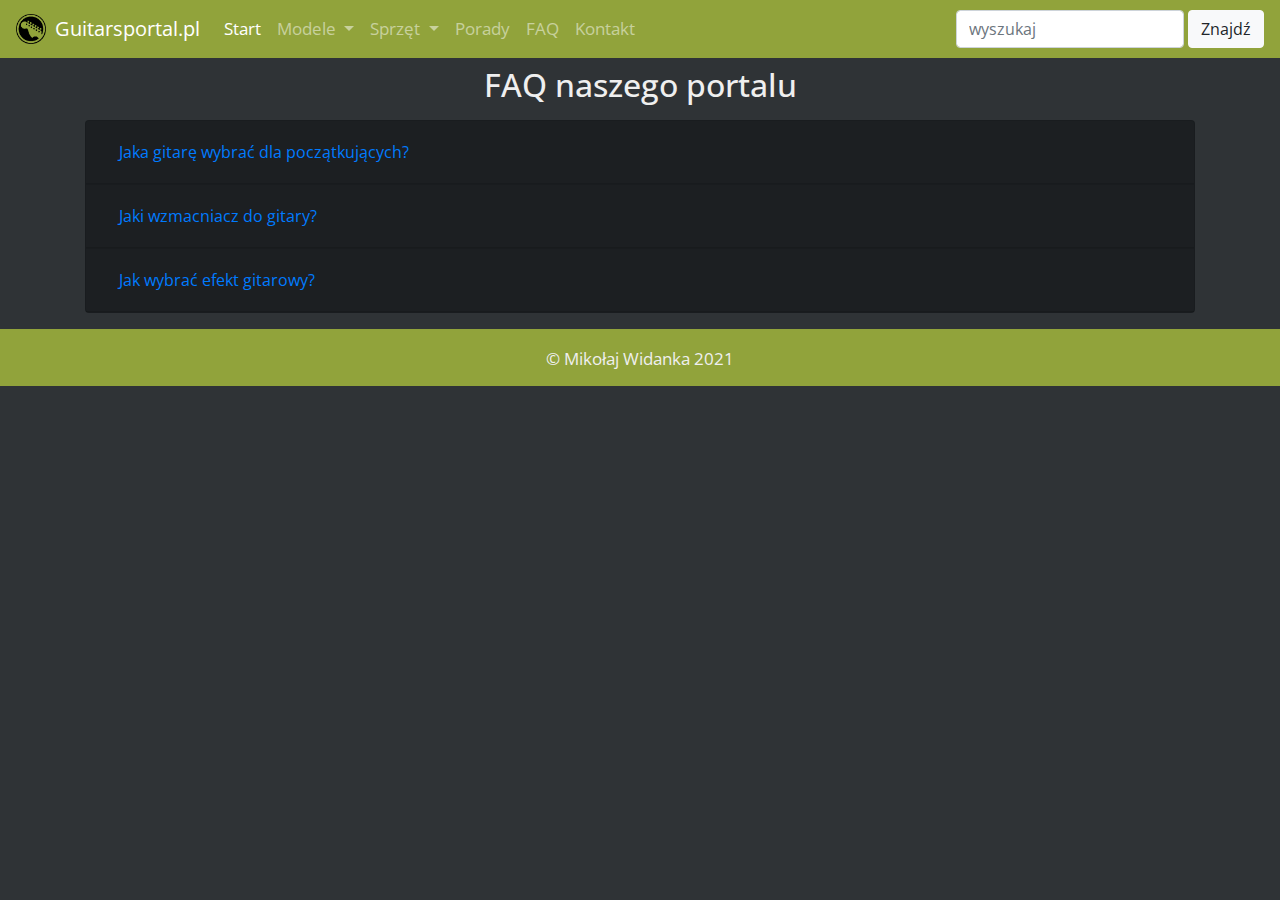
<file: faq.html>
<!DOCTYPE html>
<html lang="pl">
<head>

	<meta charset="utf-8">
	<meta name="viewport" content="width=device-width, initial-scale=1, shrink-to-fit=no">

	<title>Portal gitarowy</title>
	<meta name="description" content="Portal gitarowy">
	<meta name="keywords" content="gitary">
	<meta name="author" content="Jan Kowalski">
	<meta http-equiv="X-Ua-Compatible" content="IE=edge">

	<link rel="stylesheet" href="css/bootstrap.min.css">
	<link rel="stylesheet" href="https://pro.fontawesome.com/releases/v5.10.0/css/all.css" integrity="sha384-AYmEC3Yw5cVb3ZcuHtOA93w35dYTsvhLPVnYs9eStHfGJvOvKxVfELGroGkvsg+p" crossorigin="anonymous"/>
	<link href="https://fonts.googleapis.com/css?family=Open+Sans:400,700&amp;subset=latin-ext" rel="stylesheet">
	<link rel="stylesheet" href="main.css">

	<script src="https://code.jquery.com/jquery-3.3.1.slim.min.js" integrity="sha384-q8i/X+965DzO0rT7abK41JStQIAqVgRVzpbzo5smXKp4YfRvH+8abtTE1Pi6jizo" crossorigin="anonymous" defer></script>

	<script src="https://cdnjs.cloudflare.com/ajax/libs/popper.js/1.14.3/umd/popper.min.js" integrity="sha384-ZMP7rVo3mIykV+2+9J3UJ46jBk0WLaUAdn689aCwoqbBJiSnjAK/l8WvCWPIPm49" crossorigin="anonymous" defer></script>

	<script src="js/bootstrap.min.js" defer></script>

</head>

<body>
	<header>

		<nav class="navbar navbar-dark bg-guitars navbar-expand-lg">
			<a class="navbar-brand" href="#"><img src="img/guitar.png" width="30px" height="30px" alt=""
												  class="d-inline-block mr-1 align-bottom"> Guitarsportal.pl</a>

			<button class="navbar-toggler" type="button" data-toggle="collapse"
					data-target="#mainmenu" aria-controls="mainmenu" aria-expanded="false"
					aria-label="Przełącznik nawigacji">
				<span class="navbar-toggler-icon"></span>
			</button>

			<div class="collapse navbar-collapse" id="mainmenu">
				<ul class="navbar-nav mr-auto">
					<li class="nav-item active">
						<a class="nav-link" href="index.html"> Start </a>
					</li>
					<li class="nav-item dropdown">
						<a class="nav-link dropdown-toggle" href="#" data-toggle="dropdown"
						   role="button" aria-expanded="false" id="submenu1" aria-haspopup="true"> Modele </a>

						<div class="dropdown-menu" aria-labelledby="submenu1">
							<a class="dropdown-item" href="acoustic-guitar-1.html"> Akustyczne </a>
							<a class="dropdown-item" href="#"> Bassowe </a>
							<a class="dropdown-item" href="#"> Elektryczne </a>
						</div>

					</li>
					<li class="nav-item dropdown">
						<a class="nav-link dropdown-toggle" href="index.html" data-toggle="dropdown"
						   role="button" aria-expanded="false" id="submenu2" aria-haspopup="true"> Sprzęt </a>

						<div class="dropdown-menu" aria-labelledby="submenu2">
							<a class="dropdown-item" href="sprzet-wzmacniacze.html"> Wzmacniacze </a>
							<a class="dropdown-item" href="#"> Efekty </a>
							<a class="dropdown-item" href="#"> Kostki </a>
							<a class="dropdown-item" href="#"> Kable </a>
							<a class="dropdown-item" href="#"> Struny </a>
							<a class="dropdown-item" href="#"> Pozostałe akcesoria </a>
						</div>

					</li>
					<li class="nav-item">
						<a class="nav-link" href="porady.html"> Porady </a>
					</li>
					<li class="nav-item">
						<a class="nav-link" href="faq.html"> FAQ </a>
					</li>
					<li class="nav-item">
						<a class="nav-link" href="form.html"> Kontakt </a>
					</li>
				</ul>

				<form class="form-inline" action="">

					<input class="form-control mr-1" name="search" type="search" placeholder="wyszukaj"
						   aria-label="wyszukaj">
					<button class="btn btn-light" type="submit">Znajdź</button>
				</form>

			</div>

		</nav>

	</header>
	<main class=container>

		<h2 class="mt-2 text-center">FAQ naszego portalu</h2>
		<div class="accordion mt-3 mb-3" id="accordionExample">
			<div class="card bg-accordion">
				<div class="card-header" id="headingOne">
					<h2 class="mb-0 ml-0">
						<button class="btn btn-link btn-block text-left" type="button" data-toggle="collapse" data-target="#collapseOne" aria-expanded="true" aria-controls="collapseOne">
							Jaka gitarę wybrać dla początkujących?
						</button>
					</h2>
				</div>

				<div id="collapseOne" class="collapse" aria-labelledby="headingOne" data-parent="#accordionExample">
					<div class="card-body accordion-body">
						Dokonując wyboru gitary dla początkujących, a już szczególnie dla dziecka, warto sprawdzić, jakie ma ona struny. Struny metalowe co prawda oferują ciekawsze brzmienie, jednak mogą one skutecznie zniechęcić malucha do gry, gdyż miękka skóra opuszków palców może zostać szybko poprzecinana, a towarzyszący temu ból ma szansę zniechęcić dziecko do dalszej gry na gitarze. Lepiej będzie zdecydować się na struny nylonowe, które są bardziej miękkie i lepsze na początku. Zdecydowanie kiepskim pomysłem wydaje się kupowanie instrumentu najtańszego – szerszy gryf, większy ciężar czy bardziej zaokrąglone pudło rezonansowe, to cechy najczęściej warunkujące to, że cena jest niższa. Na pytanie, gitara dla początkujących dzieci – jaka powinna być jej cena? – odpowiedź jest tylko jedna – cena gitary klasycznej powinna iść w parze z jakością instrumentu.					</div>
				</div>
			</div>
			<div class="card bg-accordion">
				<div class="card-header" id="headingTwo">
					<h2 class="mb-0 ml-0">
						<button class="btn btn-link btn-block text-left collapsed" type="button" data-toggle="collapse" data-target="#collapseTwo" aria-expanded="false" aria-controls="collapseTwo">
							Jaki wzmacniacz do gitary?
						</button>
					</h2>
				</div>
				<div id="collapseTwo" class="collapse" aria-labelledby="headingTwo" data-parent="#accordionExample">
					<div class="card-body accordion-body">
						Wybierając wzmacniacz warto zwrócić uwagę czy każdy kanał posiada swoją osobną korekcję oraz gain. Warto zwrócić uwagę czy reverb jest również oddzielnie dla każdego z kanałów czy jest wspólny dla wszystkich kanałów oraz czy w ogóle jest wbudowany. Gitara z delikatnym pogłosem brzmi o niebo lepiej i pełniej niż bez pogłosu, sam nie wyobrażam sobie gry bez delikatnego reverbu.

						Niektóre wzmacniacze posiadają dodatkową możliwość korekcji brzmienia jak korekcja presence - podbijająca wyższe częstotliwości lub depth - niskie częstotliwości. Niektóre wzmacniacze posiadają przełącznik zmieniający charakterystykę brzmienia. Warto sprawdzić czy wzmacniacz posiada pokrętło master volume czyli głośność samej końcówki mocy dla wszystkich jego kanałów.
					</div>
				</div>
			</div>
			<div class="card bg-accordion">
				<div class="card-header" id="headingThree">
					<h2 class="mb-0 ml-0">
						<button class="btn btn-link btn-block text-left collapsed" type="button" data-toggle="collapse" data-target="#collapseThree" aria-expanded="false" aria-controls="collapseThree">
							Jak wybrać efekt gitarowy?
						</button>
					</h2>
				</div>
				<div id="collapseThree" class="collapse" aria-labelledby="headingThree" data-parent="#accordionExample">
					<div class="card-body accordion-body">
						Przeważająca większość grających na gitarze elektrycznej nie obejdzie się bez efektu gitarowego. Te efekty służą do modyfikacji dźwięku gitary i uczynienia jej brzmienia bardziej oryginalnym. W zasadzie chodzi o swego rodzaju „puszkę”, która jest podłączona między gitarą elektryczną i wzmacniaczem lub combem gitarowym. Puszka ta po włączeniu przetwarza sygnał wychodzący z gitary tak, aby z głośnika wychodził już dźwięk z efektami. Najpopularniejszymi i najczęściej stosowanymi efektami na świecie są efekty typu distortion. Zniekształcają dźwięk gitary elektrycznej, sprawiając, że brzmi podobnie jak to, co znasz z cięższych odmian rocka i metalu. Bez efektów gitara elektryczna brzmi w zasadzie podobnie do gitary akustycznej.
					</div>
				</div>
			</div>
		</div>

<!--		<a href="#" id="back-to-top"> <i class="fas fa-arrow-circle-up fa-3x mt-2"></i> </a>-->


		<script>
			console.log(window.location);
		</script>
	</main>
	<footer class="text-center footer">
		<a href="#" id="back-to-top"> <i class="fas fa-arrow-circle-up fa-3x"></i> </a>
		<p>&copy Mikołaj Widanka 2021</p>
	</footer>
</body>
</html>
</file>
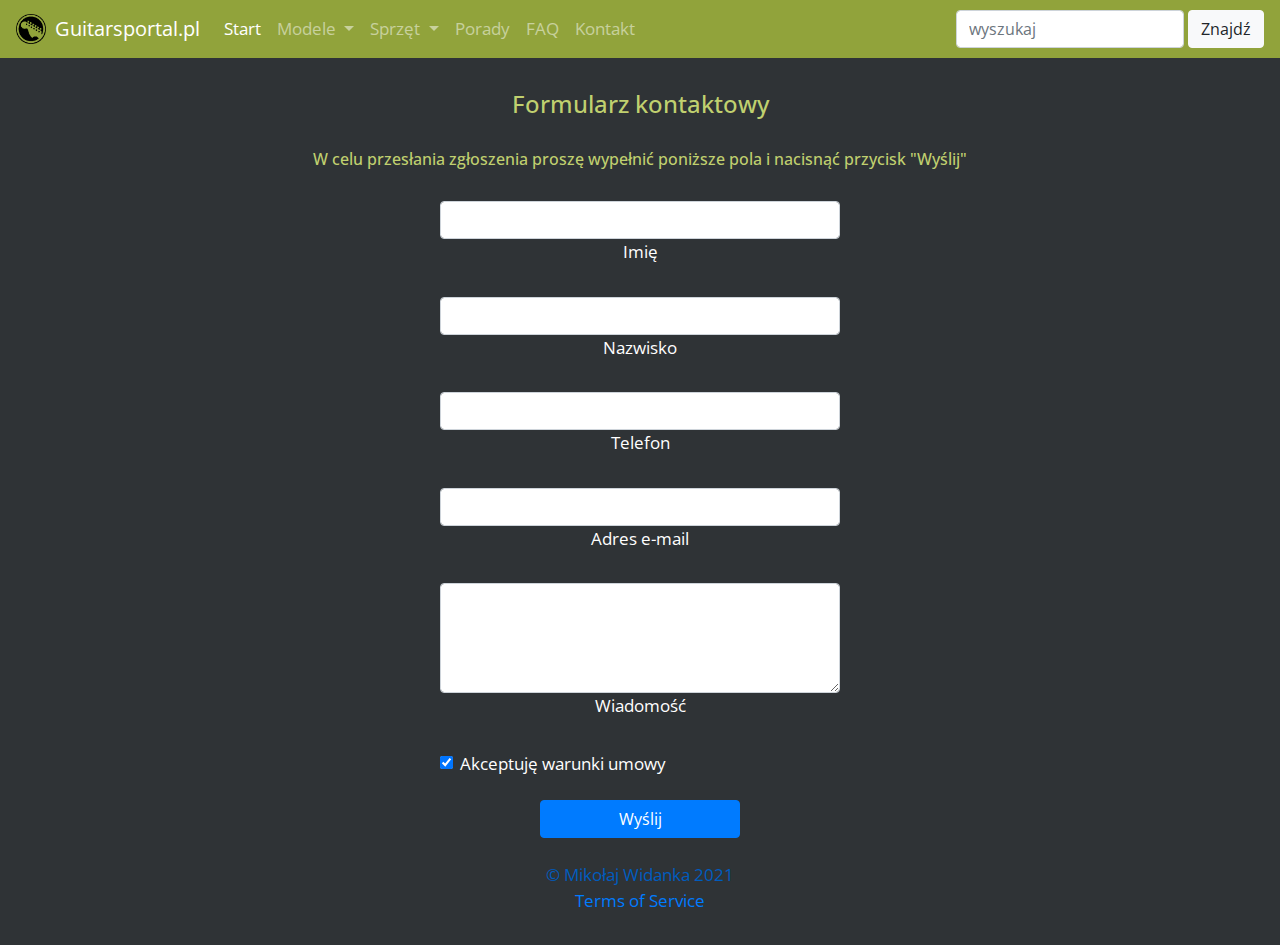
<file: form.html>
<!DOCTYPE html>
<html lang="pl">
  <head>
      <meta charset="utf-8">
      <meta name="viewport" content="width=device-width, initial-scale=1, shrink-to-fit=no">

      <title>FORMULARZ</title>
      <meta name="description" content="Formularz kontaktowy">
      <meta name="keywords" content="formularz, informacje, dane">
      <meta name="author" content="Mikołaj Widanka">
      <meta http-equiv="X-Ua-Compatible" content="IE=edge">

      <link rel="stylesheet" href="css/bootstrap.min.css">
      <link rel="stylesheet" href="https://pro.fontawesome.com/releases/v5.10.0/css/all.css" integrity="sha384-AYmEC3Yw5cVb3ZcuHtOA93w35dYTsvhLPVnYs9eStHfGJvOvKxVfELGroGkvsg+p" crossorigin="anonymous"/>
      <link href="https://fonts.googleapis.com/css?family=Open+Sans:400,700&amp;subset=latin-ext" rel="stylesheet">
      <link rel="stylesheet" href="style.css">

      <script src="https://code.jquery.com/jquery-3.3.1.slim.min.js" integrity="sha384-q8i/X+965DzO0rT7abK41JStQIAqVgRVzpbzo5smXKp4YfRvH+8abtTE1Pi6jizo" crossorigin="anonymous" defer></script>

      <script src="https://cdnjs.cloudflare.com/ajax/libs/popper.js/1.14.3/umd/popper.min.js" integrity="sha384-ZMP7rVo3mIykV+2+9J3UJ46jBk0WLaUAdn689aCwoqbBJiSnjAK/l8WvCWPIPm49" crossorigin="anonymous" defer></script>

      <script src="js/bootstrap.min.js" defer></script>
      <script src="app.js"></script>

  </head>
  <body>
  <nav class="navbar navbar-dark bg-guitars navbar-expand-lg">
      <a class="navbar-brand" href="#"><img src="img/guitar.png" width="30px" height="30px" alt=""
                                            class="d-inline-block mr-1 align-bottom"> Guitarsportal.pl</a>

      <button class="navbar-toggler" type="button" data-toggle="collapse"
              data-target="#mainmenu" aria-controls="mainmenu" aria-expanded="false"
              aria-label="Przełącznik nawigacji">
          <span class="navbar-toggler-icon"></span>
      </button>

      <div class="collapse navbar-collapse" id="mainmenu">
          <ul class="navbar-nav mr-auto">
              <li class="nav-item active">
                  <a class="nav-link" href="#"> Start </a>
              </li>
              <li class="nav-item dropdown">
                  <a class="nav-link dropdown-toggle" href="#" data-toggle="dropdown"
                     role="button" aria-expanded="false" id="submenu1" aria-haspopup="true"> Modele </a>

                  <div class="dropdown-menu" aria-labelledby="submenu1">
                      <a class="dropdown-item" href="acoustic-guitar-1.html"> Akustyczne </a>
                      <a class="dropdown-item" href="#"> Bassowe </a>
                      <a class="dropdown-item" href="#"> Elektryczne </a>
                  </div>

              </li>
              <li class="nav-item dropdown">
                  <a class="nav-link dropdown-toggle" href="#" data-toggle="dropdown"
                     role="button" aria-expanded="false" id="submenu2" aria-haspopup="true"> Sprzęt </a>

                  <div class="dropdown-menu" aria-labelledby="submenu2">
                      <a class="dropdown-item" href="#"> Wzmacniacze </a>
                      <a class="dropdown-item" href="#"> Efekty </a>
                      <a class="dropdown-item" href="#"> Kostki </a>
                      <a class="dropdown-item" href="#"> Kable </a>
                      <a class="dropdown-item" href="#"> Struny </a>
                      <a class="dropdown-item" href="#"> Pozostałe akcesoria </a>
                  </div>

              </li>
              <li class="nav-item">
                  <a class="nav-link" href="porady.html"> Porady </a>
              </li>
              <li class="nav-item">
                  <a class="nav-link" href="faq.html"> FAQ </a>
              </li>
              <li class="nav-item">
                  <a class="nav-link" href="form.html"> Kontakt </a>
              </li>
          </ul>

          <form class="form-inline" action="">

              <input class="form-control mr-1" name="search" type="search" placeholder="wyszukaj"
                     aria-label="wyszukaj">
              <button class="btn btn-light" type="submit">Znajdź</button>
          </form>

      </div>

  </nav>
      <main class="container text-center">
          <h4 class="headerClass">Formularz kontaktowy</h4>
          <h6 class="headerClass">W celu przesłania zgłoszenia proszę wypełnić poniższe pola i nacisnąć przycisk "Wyślij"</h6>
          <form class="container">
              <!-- Name input -->
              <div class="mb-4 div-form">
                  <input type="text" id="firstName" class="form-control" aria-required="true" required />
                  <label class="form-label label-color" for="firstName">Imię</label>
              </div>

              <!-- Surname input -->
              <div class="mb-4 div-form">
                  <input type="text" id="surname" class="form-control" required />
                  <label class="form-label label-color" for="surname">Nazwisko</label>
              </div>

              <!-- Phone number input -->
              <div class="mb-4 div-form">
                  <input id="telNum" class="form-control" required />
                  <label class="form-label label-color" for="telNum">Telefon</label>
              </div>

              <!-- Email input -->
              <div class="mb-4 div-form">
                  <input type="email" id="mail" class="form-control" required />
                  <label class="form-label label-color" for="mail">Adres e-mail</label>
              </div>

              <!-- Message input -->
              <div class="mb-4 div-form">
                  <textarea class="form-control" type="text" id="message" rows="4" required></textarea>
                  <label class="form-label label-color" for="message">Wiadomość</label>
              </div>

              <!-- Checkbox -->
              <div class="form-check d-flex mb-4 div-form">
                  <input
                          class="form-check-input me-2" type="checkbox" value="" id="form4Example4" checked required />
                  <label class="form-check-label label-color" for="form4Example4">
                      Akceptuję warunki umowy
                  </label>
              </div>

              <!-- Submit button -->
              <button type="submit" class="btn btn-primary btn-block mb-4 button-form" onclick="checkValue()">Wyślij</button>
          </form>

          <footer>
              <center>&copy; Mikołaj Widanka 2021<br />
                    <a href="#">Terms of Service</a>
              </center>
          </footer>

          <div id="results" class="container headerClass"></div>
      </main>

  </body>
</html>
</file>
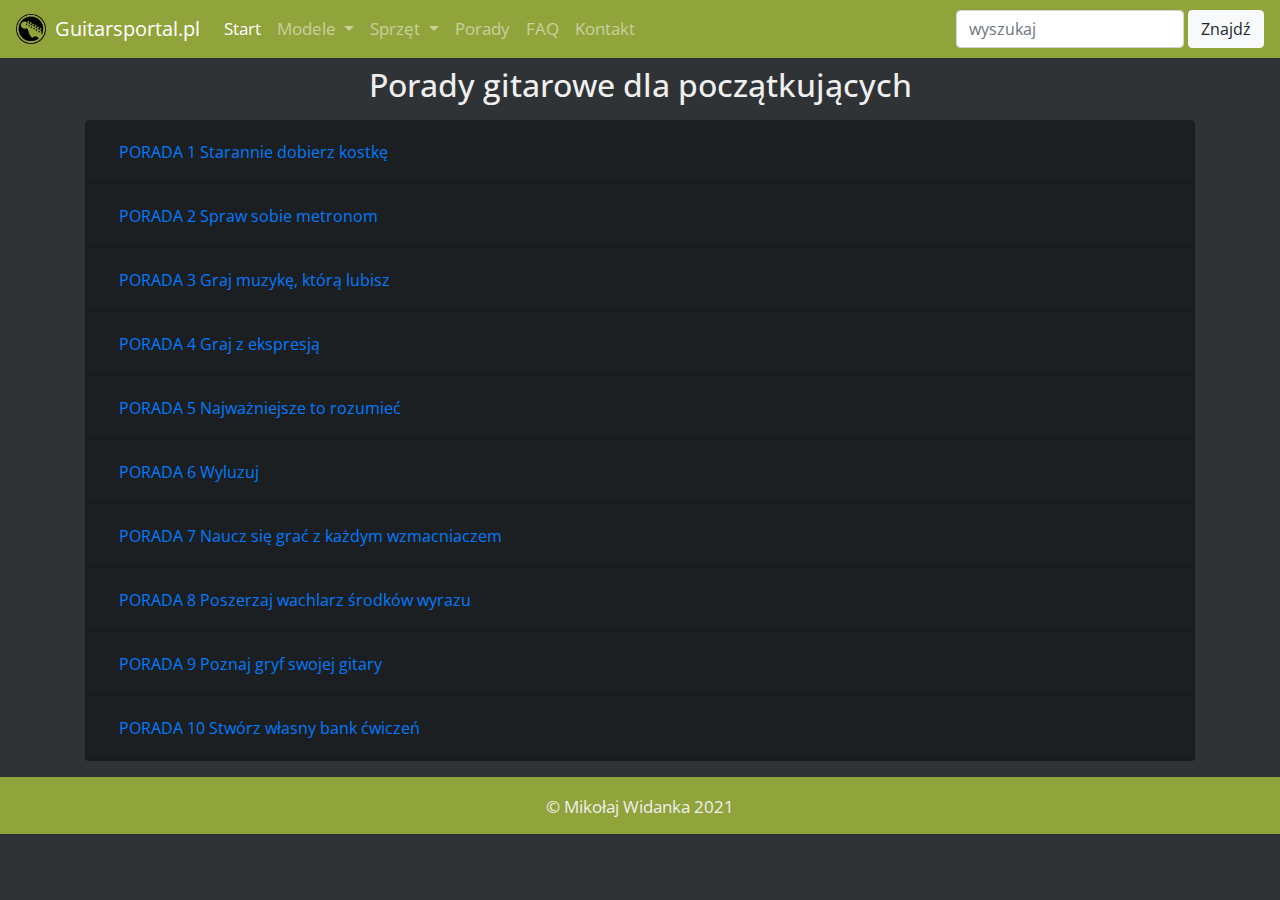
<file: porady.html>
<!DOCTYPE html>
<html lang="pl">
<head>

    <meta charset="utf-8">
    <meta name="viewport" content="width=device-width, initial-scale=1, shrink-to-fit=no">

    <title>Portal gitarowy</title>
    <meta name="description" content="Portal gitarowy">
    <meta name="keywords" content="gitary">
    <meta name="author" content="Jan Kowalski">
    <meta http-equiv="X-Ua-Compatible" content="IE=edge">

    <link rel="stylesheet" href="css/bootstrap.min.css">
    <link rel="stylesheet" href="https://pro.fontawesome.com/releases/v5.10.0/css/all.css" integrity="sha384-AYmEC3Yw5cVb3ZcuHtOA93w35dYTsvhLPVnYs9eStHfGJvOvKxVfELGroGkvsg+p" crossorigin="anonymous"/>
    <link href="https://fonts.googleapis.com/css?family=Open+Sans:400,700&amp;subset=latin-ext" rel="stylesheet">
    <link rel="stylesheet" href="main.css">

    <script src="https://code.jquery.com/jquery-3.3.1.slim.min.js" integrity="sha384-q8i/X+965DzO0rT7abK41JStQIAqVgRVzpbzo5smXKp4YfRvH+8abtTE1Pi6jizo" crossorigin="anonymous" defer></script>

    <script src="https://cdnjs.cloudflare.com/ajax/libs/popper.js/1.14.3/umd/popper.min.js" integrity="sha384-ZMP7rVo3mIykV+2+9J3UJ46jBk0WLaUAdn689aCwoqbBJiSnjAK/l8WvCWPIPm49" crossorigin="anonymous" defer></script>

    <script src="js/bootstrap.min.js" defer></script>

</head>

<body>
<header>

    <nav class="navbar navbar-dark bg-guitars navbar-expand-lg">
        <a class="navbar-brand" href="#"><img src="img/guitar.png" width="30px" height="30px" alt=""
                                              class="d-inline-block mr-1 align-bottom"> Guitarsportal.pl</a>

        <button class="navbar-toggler" type="button" data-toggle="collapse"
                data-target="#mainmenu" aria-controls="mainmenu" aria-expanded="false"
                aria-label="Przełącznik nawigacji">
            <span class="navbar-toggler-icon"></span>
        </button>

        <div class="collapse navbar-collapse" id="mainmenu">
            <ul class="navbar-nav mr-auto">
                <li class="nav-item active">
                    <a class="nav-link" href="index.html"> Start </a>
                </li>
                <li class="nav-item dropdown">
                    <a class="nav-link dropdown-toggle" href="#" data-toggle="dropdown"
                       role="button" aria-expanded="false" id="submenu1" aria-haspopup="true"> Modele </a>

                    <div class="dropdown-menu" aria-labelledby="submenu1">
                        <a class="dropdown-item" href="acoustic-guitar-1.html"> Akustyczne </a>
                        <a class="dropdown-item" href="#"> Bassowe </a>
                        <a class="dropdown-item" href="#"> Elektryczne </a>
                    </div>

                </li>
                <li class="nav-item dropdown">
                    <a class="nav-link dropdown-toggle" href="index.html" data-toggle="dropdown"
                       role="button" aria-expanded="false" id="submenu2" aria-haspopup="true"> Sprzęt </a>

                    <div class="dropdown-menu" aria-labelledby="submenu2">
                        <a class="dropdown-item" href="sprzet-wzmacniacze.html"> Wzmacniacze </a>
                        <a class="dropdown-item" href="#"> Efekty </a>
                        <a class="dropdown-item" href="#"> Kostki </a>
                        <a class="dropdown-item" href="#"> Kable </a>
                        <a class="dropdown-item" href="#"> Struny </a>
                        <a class="dropdown-item" href="#"> Pozostałe akcesoria </a>
                    </div>

                </li>
                <li class="nav-item">
                    <a class="nav-link" href="porady.html"> Porady </a>
                </li>
                <li class="nav-item">
                    <a class="nav-link" href="faq.html"> FAQ </a>
                </li>
                <li class="nav-item">
                    <a class="nav-link" href="form.html"> Kontakt </a>
                </li>
            </ul>

            <form class="form-inline" action="">

                <input class="form-control mr-1" name="search" type="search" placeholder="wyszukaj"
                       aria-label="wyszukaj">
                <button class="btn btn-light" type="submit">Znajdź</button>
            </form>

        </div>

    </nav>

</header>
<main class="container">

    <h2 class="text-center mt-2">Porady gitarowe dla początkujących</h2>
    <div class="accordion mt-3 mb-3" id="accordionExample">
        <div class="card bg-accordion">
            <div class="card-header" id="headingOne">
                <h2 class="mb-0 ml-0">
                    <button class="btn btn-link btn-block text-left" type="button" data-toggle="collapse" data-target="#collapseOne" aria-expanded="true" aria-controls="collapseOne">
                        PORADA 1 Starannie dobierz kostkę
                    </button>
                </h2>
            </div>

            <div id="collapseOne" class="collapse" aria-labelledby="headingOne" data-parent="#accordionExample">
                <div class="card-body accordion-body">
                    Pomimo że jest to tylko niewielki kawałek plastiku, to jednak od niego bardzo wiele zależy. Cienka kostka ułatwia grę akordów, oferując lekkie, łagodne brzmienie. Grubsza daje natomiast pełniejszy ton i łatwiej się nią posługiwać, choć nie nadaje się zbytnio do szybkiego kostkowania. Warto zapamiętać te proste zasady.
                </div>
            </div>
        </div>
        <div class="card bg-accordion">
            <div class="card-header" id="headingTwo">
                <h2 class="mb-0 ml-0">
                    <button class="btn btn-link btn-block text-left collapsed" type="button" data-toggle="collapse" data-target="#collapseTwo" aria-expanded="false" aria-controls="collapseTwo">
                        PORADA 2 Spraw sobie metronom
                    </button>
                </h2>
            </div>
            <div id="collapseTwo" class="collapse" aria-labelledby="headingTwo" data-parent="#accordionExample">
                <div class="card-body accordion-body">
                    Powtarzamy to każdemu gitarzyście po stokroć: metronom to narzędzie nieodzowne. Jeśli nie do końca wiesz, jaki zrobić z niego użytek, to czytaj nasze pismo, albowiem piszemy o nim niemal w każdym numerze. Gra z metronomem pozwoli Ci poprawić szybkość gry i wyczucie rytmu. Dzięki niemu lepiej się skoncentrujesz i docenisz rytmiczną stronę muzyki. To sprzęt, bez którego naprawdę nie można się obejść.
                </div>
            </div>
        </div>
        <div class="card bg-accordion">
            <div class="card-header" id="headingThree">
                <h2 class="mb-0 ml-0">
                    <button class="btn btn-link btn-block text-left collapsed" type="button" data-toggle="collapse" data-target="#collapseThree" aria-expanded="false" aria-controls="collapseThree">
                        PORADA 3 Graj muzykę, którą lubisz
                    </button>
                </h2>
            </div>
            <div id="collapseThree" class="collapse" aria-labelledby="headingThree" data-parent="#accordionExample">
                <div class="card-body accordion-body">
                    Ćwiczenie nie powinno kojarzyć się z przykrym obowiązkiem. Dlatego skup się na utworach i technikach, które po prostu Ci się podobają. Nie znaczy to, że każda sesja ma być dla Ciebie łatwa jak bułka z masłem - zawsze trzeba stawiać sobie wyzwania i doskonalić własną grę. Skup się na trudnej zagrywce z ulubionej solówki i ćwicz ją z użyciem metronomu, aż opanujesz ją do perfekcji.
                </div>
            </div>
        </div>
        <div class="card bg-accordion">
            <div class="card-header" id="headingFour">
                <h2 class="mb-0 ml-0">
                    <button class="btn btn-link btn-block text-left collapsed" type="button" data-toggle="collapse" data-target="#collapseFour" aria-expanded="false" aria-controls="collapseFour">
                        PORADA 4 Graj z ekspresją
                    </button>
                </h2>
            </div>
            <div id="collapseFour" class="collapse" aria-labelledby="headingFour" data-parent="#accordionExample">
                <div class="card-body accordion-body">
                    To nie wzmacniacz robi za nas całą robotę. Trzeba nauczyć się mocno uderzać struny i wydobywać z nich najwięcej, jak tylko się da. Powinno się czuć wibrowanie z całego korpusu. Uderzając mocno, nie tylko polepszysz swoje brzmienie, ale nauczysz się eksponować ważne elementy gry. Umiejętność ekspresyjnej gry przyda Ci się, kiedy pojawi się konieczność wyeksponowania ważnej zagrywki, na przykład podczas koncertu.                </div>
            </div>
        </div>
        <div class="card bg-accordion">
            <div class="card-header" id="headingFive">
                <h2 class="mb-0 ml-0">
                    <button class="btn btn-link btn-block text-left collapsed" type="button" data-toggle="collapse" data-target="#collapseFive" aria-expanded="false" aria-controls="collapseFive">
                        PORADA 5 Najważniejsze to rozumieć
                    </button>
                </h2>
            </div>
            <div id="collapseFive" class="collapse" aria-labelledby="headingFive" data-parent="#accordionExample">
                <div class="card-body accordion-body">
                    Czy zdarzyło Ci się nauczyć jakiegoś kawałka na pamięć bez zrozumienia tego, o co w nim naprawdę chodzi? Spróbuj przeanalizować elementy składowe każdej rozpracowywanej kompozycji, a więc takie jak: skale, strój (w jakim nagrany jest utwór), solówkę, brzmienie i rytm. Gitarzyści mają własne sposoby na każdą z tych rzeczy. Twoim zadaniem jest znalezienie odpowiedzi na pytanie: "dlaczego grają tak, a nie inaczej?".
                </div>
            </div>
        </div>
        <div class="card bg-accordion">
            <div class="card-header" id="headingSix">
                <h2 class="mb-0 ml-0">
                    <button class="btn btn-link btn-block text-left collapsed" type="button" data-toggle="collapse" data-target="#collapseSix" aria-expanded="false" aria-controls="collapseSix">
                        PORADA 6 Wyluzuj
                    </button>
                </h2>
            </div>
            <div id="collapseSix" class="collapse" aria-labelledby="headingSix" data-parent="#accordionExample">
                <div class="card-body accordion-body">
                    Jak przy większości ćwiczeń, także ruchowych, kluczem do sukcesu jest właśnie zrelaksowanie się. Prawa ręka powinna być zupełnie swobodna, by przy uderzaniu w struny pracował nadgarstek, a nie przedramię. Nadgarstek również powinien być rozluźniony. Jeśli zauważysz, że jest napięty, przestań grać i skup się na swoim oddechu. Oddychaj głęboko i równomiernie, potem wróć do gry, ale nie przestawaj spokojnie oddychać. Może po prostu grasz zbyt szybko? Zmniejsz tempo (oczywiście na metronomie - patrz: porada 2) i skoncentruj się na tym, żeby grać czysto i dokładnie.            </div>
            </div>
        </div>
        <div class="card bg-accordion">
            <div class="card-header" id="headingSeven">
                <h2 class="mb-0 ml-0">
                    <button class="btn btn-link btn-block text-left collapsed" type="button" data-toggle="collapse" data-target="#collapseSeven" aria-expanded="false" aria-controls="collapseSeven">
                        PORADA 7 Naucz się grać z każdym wzmacniaczem
                    </button>
                </h2>
            </div>
            <div id="collapseSeven" class="collapse" aria-labelledby="headingSeven" data-parent="#accordionExample">
                <div class="card-body accordion-body">
                    Naczelna zasada dotycząca ustawień brzmi: zacznij od "godziny dwunastej". Znaczy to, że wszystkie potencjometry (BASS, MIDDLE, TREBLE) powinieneś ustawić na środku skali. Od takiego ustawienia należy rozpocząć własne poszukiwania idealnego brzmienia. Jeśli odejmie się sam środek, a podbije dół i górę pasma (ustawienie często stosowane przez większość gitarzystów), wtedy niestety można zostać zagłuszonym przez perkusję i nikt nie usłyszy Twoich wspaniałych solówek...            </div>
            </div>
        </div>
        <div class="card bg-accordion">
            <div class="card-header" id="headingEight">
                <h2 class="mb-0 ml-0">
                    <button class="btn btn-link btn-block text-left collapsed" type="button" data-toggle="collapse" data-target="#collapseEight" aria-expanded="false" aria-controls="collapseEight">
                        PORADA 8 Poszerzaj wachlarz środków wyrazu
                    </button>
                </h2>
            </div>
            <div id="collapseEight" class="collapse" aria-labelledby="headingEight" data-parent="#accordionExample">
                <div class="card-body accordion-body">
                    Ćwicz grę, ale też poszerzaj swoją wiedzę. Ćwicz elementy wywodzące się z różnych stylów muzycznych i doskonal wszystkie znane Ci techniki gry, a nie tylko swoje ulubione. Pamiętaj, że tapping i sweeping to nie wszystko. Twoja wszechstronność muzyczna sprawi, że jako gitarzysta będziesz bardziej atrakcyjny dla różnych zespołów, a to się wiąże z ilością propozycji, jakie z pewnością dostaniesz.            </div>
            </div>
        </div>
        <div class="card bg-accordion">
            <div class="card-header" id="headingNine">
                <h2 class="mb-0 ml-0">
                    <button class="btn btn-link btn-block text-left collapsed" type="button" data-toggle="collapse" data-target="#collapseNine" aria-expanded="false" aria-controls="collapseNine">
                        PORADA 9 Poznaj gryf swojej gitary
                    </button>
                </h2>
            </div>
            <div id="collapseNine" class="collapse" aria-labelledby="headingNine" data-parent="#accordionExample">
                <div class="card-body accordion-body">
                    Musisz mieć świadomość, że dokładne rozpracowanie gryfu jest kluczem do wzbogacenia Twojej gry. Pozwoli Ci to grać bardziej świadomie, choć nie ukrywamy, że zapamiętanie wszystkich nut zajmuje trochę czasu. Najlepiej jest zacząć od struny E6 na dwunastym progu. W ten sposób poznasz wszystkie podstawowe nuty używane przy większości skal i akordów barowych.            </div>
            </div>
        </div>
        <div class="card bg-accordion">
            <div class="card-header" id="headingTen">
                <h2 class="mb-0 ml-0">
                    <button class="btn btn-link btn-block text-left collapsed" type="button" data-toggle="collapse" data-target="#collapseTen" aria-expanded="false" aria-controls="collapseTen">
                        PORADA 10 Stwórz własny bank ćwiczeń
                    </button>
                </h2>
            </div>
            <div id="collapseTen" class="collapse" aria-labelledby="headingTen" data-parent="#accordionExample">
                <div class="card-body accordion-body">
                    Za każdym razem, kiedy natkniesz się na ciekawe opracowanie utworu w postaci nut i/lub tabów bądź też wpadnie Ci w ręce ćwiczenie - w książce czy czasopiśmie takim jak np. nasze - wytnij je i zachowaj. Gromadź wszystkie zdobyte materiały w jednym miejscu, wepnij je do segregatora lub wklej do specjalnego zeszytu. Dzięki temu w każdej chwili będziesz miał dostęp do inspirujących zagrywek, a ćwiczenie gry nigdy Ci się nie znudzi.            </div>
            </div>
        </div>
        </div>

    <script>
        console.log(window.location);
    </script>
</main>
<footer class="text-center footer">
    <a href="#" id="back-to-top"> <i class="fas fa-arrow-circle-up fa-3x"></i> </a>
    <p>&copy Mikołaj Widanka 2021</p>
</footer>
</body>
</html>
</file>
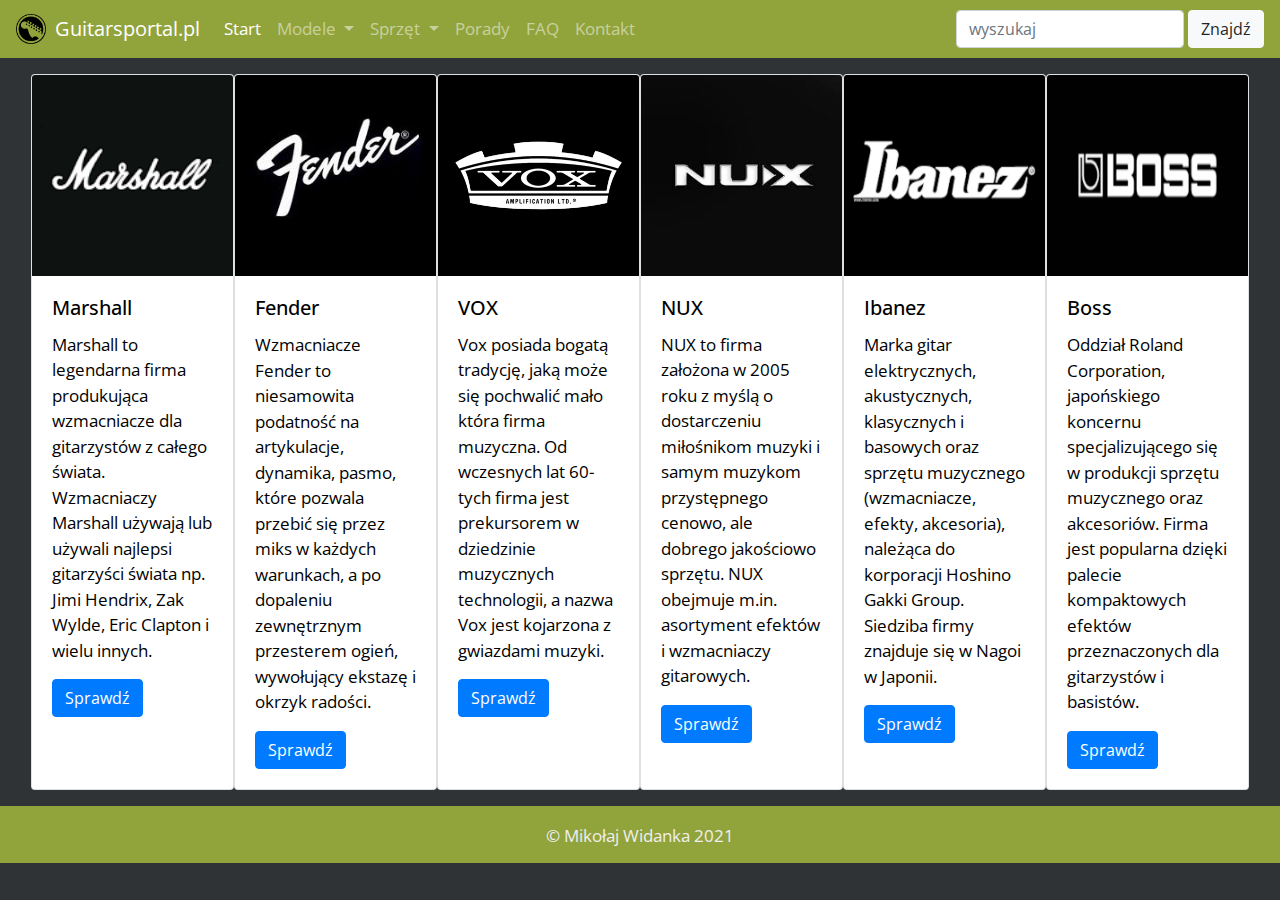
<file: sprzet-wzmacniacze.html>
<!DOCTYPE html>
<html lang="pl">
<head>

    <meta charset="utf-8">
    <meta name="viewport" content="width=device-width, initial-scale=1, shrink-to-fit=no">

    <title>Portal gitarowy</title>
    <meta name="description" content="Portal gitarowy">
    <meta name="keywords" content="gitary, sprzęt gitarowy, porady gitarowe">
    <meta name="author" content="Jan Kowalski">
    <meta http-equiv="X-Ua-Compatible" content="IE=edge">

    <link rel="stylesheet" href="css/bootstrap.min.css">
    <link rel="stylesheet" href="https://pro.fontawesome.com/releases/v5.10.0/css/all.css" integrity="sha384-AYmEC3Yw5cVb3ZcuHtOA93w35dYTsvhLPVnYs9eStHfGJvOvKxVfELGroGkvsg+p" crossorigin="anonymous"/>
    <link href="https://fonts.googleapis.com/css?family=Open+Sans:400,700&amp;subset=latin-ext" rel="stylesheet">
    <link rel="stylesheet" href="main.css">

    <script src="https://code.jquery.com/jquery-3.3.1.slim.min.js" integrity="sha384-q8i/X+965DzO0rT7abK41JStQIAqVgRVzpbzo5smXKp4YfRvH+8abtTE1Pi6jizo" crossorigin="anonymous" defer></script>

    <script src="https://cdnjs.cloudflare.com/ajax/libs/popper.js/1.14.3/umd/popper.min.js" integrity="sha384-ZMP7rVo3mIykV+2+9J3UJ46jBk0WLaUAdn689aCwoqbBJiSnjAK/l8WvCWPIPm49" crossorigin="anonymous" defer></script>

    <script src="js/bootstrap.min.js" defer></script>

</head>

<body>
<header>

    <nav class="navbar navbar-dark bg-guitars navbar-expand-lg">
        <a class="navbar-brand" href="#"><img src="img/guitar.png" width="30px" height="30px" alt=""
                                              class="d-inline-block mr-1 align-bottom"> Guitarsportal.pl</a>

        <button class="navbar-toggler" type="button" data-toggle="collapse"
                data-target="#mainmenu" aria-controls="mainmenu" aria-expanded="false"
                aria-label="Przełącznik nawigacji">
            <span class="navbar-toggler-icon"></span>
        </button>

        <div class="collapse navbar-collapse" id="mainmenu">
            <ul class="navbar-nav mr-auto">
                <li class="nav-item active">
                    <a class="nav-link" href="index.html"> Start </a>
                </li>
                <li class="nav-item dropdown">
                    <a class="nav-link dropdown-toggle" href="#" data-toggle="dropdown"
                       role="button" aria-expanded="false" id="submenu1" aria-haspopup="true"> Modele </a>

                    <div class="dropdown-menu" aria-labelledby="submenu1">
                        <a class="dropdown-item" href="acoustic-guitar-1.html"> Akustyczne </a>
                        <a class="dropdown-item" href="#"> Bassowe </a>
                        <a class="dropdown-item" href="#"> Elektryczne </a>
                    </div>

                </li>
                <li class="nav-item dropdown">
                    <a class="nav-link dropdown-toggle" href="#" data-toggle="dropdown"
                       role="button" aria-expanded="false" id="submenu2" aria-haspopup="true"> Sprzęt </a>

                    <div class="dropdown-menu" aria-labelledby="submenu2">
                        <a class="dropdown-item" href="#"> Wzmacniacze </a>
                        <a class="dropdown-item" href="#"> Efekty </a>
                        <a class="dropdown-item" href="#"> Kostki </a>
                        <a class="dropdown-item" href="#"> Kable </a>
                        <a class="dropdown-item" href="#"> Struny </a>
                        <a class="dropdown-item" href="#"> Pozostałe akcesoria </a>
                    </div>

                </li>
                <li class="nav-item">
                    <a class="nav-link" href="porady.html"> Porady </a>
                </li>
                <li class="nav-item">
                    <a class="nav-link" href="faq.html"> FAQ </a>
                </li>
                <li class="nav-item">
                    <a class="nav-link" href="form.html"> Kontakt </a>
                </li>
            </ul>

            <form class="form-inline" action="">

                <input class="form-control mr-1" name="search" type="search" placeholder="wyszukaj"
                       aria-label="wyszukaj">
                <button class="btn btn-light" type="submit">Znajdź</button>
            </form>

        </div>

    </nav>

</header>

<main>

    <div class="container-fluid">
        <div class="row no-gutters m-3">
            <div class="card col-sm-6 col-md-4 col-xl-2">
                <img src="img/marshall-logo.png" class="card-img-top" alt="...">
                <div class="card-body col">
                    <h5 class="card-title">Marshall</h5>
                    <p class="card-text">Marshall to legendarna firma produkująca wzmacniacze dla gitarzystów z całego świata. Wzmacniaczy Marshall używają lub używali najlepsi gitarzyści świata np. Jimi Hendrix, Zak Wylde, Eric Clapton i wielu innych.</p>
                    <a href="#" class="btn btn-primary">Sprawdź</a>
                </div>
            </div>
            <div class="card col-sm-6 col-md-4 col-xl-2">
                <img src="img/fender-logo.jpeg" class="card-img-top" alt="...">
                <div class="card-body">
                    <h5 class="card-title">Fender</h5>
                    <p class="card-text">Wzmacniacze Fender to niesamowita podatność na artykulacje, dynamika, pasmo, które pozwala przebić się przez miks w każdych warunkach, a po dopaleniu zewnętrznym przesterem ogień, wywołujący ekstazę i okrzyk radości.
                    </p>
                    <a href="#" class="btn btn-primary">Sprawdź</a>
                </div>
            </div>
            <div class="card col-sm-6 col-md-4 col-xl-2">
                <img src="img/vox-logo.jpg" class="card-img-top" alt="...">
                <div class="card-body">
                    <h5 class="card-title">VOX</h5>
                    <p class="card-text">Vox posiada bogatą tradycję, jaką może się pochwalić mało która firma muzyczna. Od wczesnych lat 60-tych firma jest prekursorem w dziedzinie muzycznych technologii, a nazwa Vox jest kojarzona z gwiazdami muzyki. </p>
                    <a href="#" class="btn btn-primary">Sprawdź</a>
                </div>
            </div>
            <div class="card col-sm-6 col-md-4 col-xl-2">
                <img src="img/nux-logo.jpeg" class="card-img-top" alt="...">
                <div class="card-body">
                    <h5 class="card-title">NUX</h5>
                    <p class="card-text">NUX to firma założona w 2005 roku z myślą o dostarczeniu miłośnikom muzyki i samym muzykom przystępnego cenowo, ale dobrego jakościowo sprzętu. NUX obejmuje m.in. asortyment efektów i wzmacniaczy gitarowych.</p>
                    <a href="#" class="btn btn-primary">Sprawdź</a>
                </div>
            </div>
            <div class="card col-sm-6 col-md-4 col-xl-2">
                <img src="img/ibanez-logo.png" class="card-img-top" alt="...">
                <div class="card-body">
                    <h5 class="card-title">Ibanez</h5>
                    <p class="card-text">Marka gitar elektrycznych, akustycznych, klasycznych i basowych oraz sprzętu muzycznego (wzmacniacze, efekty, akcesoria), należąca do korporacji Hoshino Gakki Group. Siedziba firmy znajduje się w Nagoi w Japonii.</p>
                    <a href="#" class="btn btn-primary">Sprawdź</a>
                </div>
            </div>
            <div class="card col-sm-6 col-md-4 col-xl-2">
                <img src="img/boss-logo.png" class="card-img-top" alt="...">
                <div class="card-body">
                    <h5 class="card-title">Boss</h5>
                    <p class="card-text">Oddział Roland Corporation, japońskiego koncernu specjalizującego się w produkcji sprzętu muzycznego oraz akcesoriów. Firma jest popularna dzięki palecie kompaktowych efektów przeznaczonych dla gitarzystów i basistów.</p>
                    <a href="#" class="btn btn-primary">Sprawdź</a>
                </div>
            </div>
        </div>
    </div>
    <script>
        console.log(window.location);
    </script>
</main>
<footer class="text-center footer">
    <a href="#" id="back-to-top"> <i class="fas fa-arrow-circle-up fa-3x"></i> </a>
    <p>&copy Mikołaj Widanka 2021</p>
</footer>
</body>
</html>
</file>
<file: main.css>
html {
	scroll-behavior: smooth;
}
body {
	background-color: #2f3336;
	color: #efefef;
    font-family: 'Open Sans', sans-serif;
    font-size: 17px;
}
.header{
	font-size: 36px;
	font-weight: 400;
	color: #C0D06F;
	margin: 20px;
}

.guitars {
	text-align: center;
}

.guitars img {
	width: 100%;
	height: auto;
}

.guitars p {
	margin-bottom: 30px;
}

.guitars figcaption {
	margin-top: 8px;
}

.navbar {
	min-height: 57px;
}

.bg-guitars {
	background-color: #91a33b;
}

.bg-accordion
{
	background-color: #1d2124;
}

#back-to-top
{
	color: green;
	float: right;
	margin: 0 20px 10px 0;

}

.img-tile {
	object-fit: contain;
	opacity: 90%;
	margin-top: 15px;
}

.img-tile:hover
{
	transform: scale(1.1);
	opacity: 100%;
}
.footer{
	background-color: #91a33b;
	height: 57px;
	padding: 2px;
	position: sticky;
}
.footer p{
	margin-top: 15px;
}
.card {
	color: white;
}
.card-body{
	color: black;
}
.accordion-body{
	color: white !important;
}
</file>
<file: style.css>
html{
    scroll-behavior: smooth;
}
body {
    background-color: #2f3336;
    color: #efefef;
    font-family: 'Open Sans', sans-serif;
    font-size: 17px;
}
.div-form {
    max-width: 400px;
    margin: auto;
}
.button-form {
    width: 200px;
    max-width: 200px;
    /*color: #1c7430;*/
    margin:auto;
}
.headerClass {
    color: #C0D06F;
    margin: 2rem 0;

}
.bg-guitars {
    background-color: #91a33b;
}
.navbar {
    min-height: 57px;
}
.label-color {
    color: #ffffff;
}
footer {
    color: #005cbf;
}
</file>
